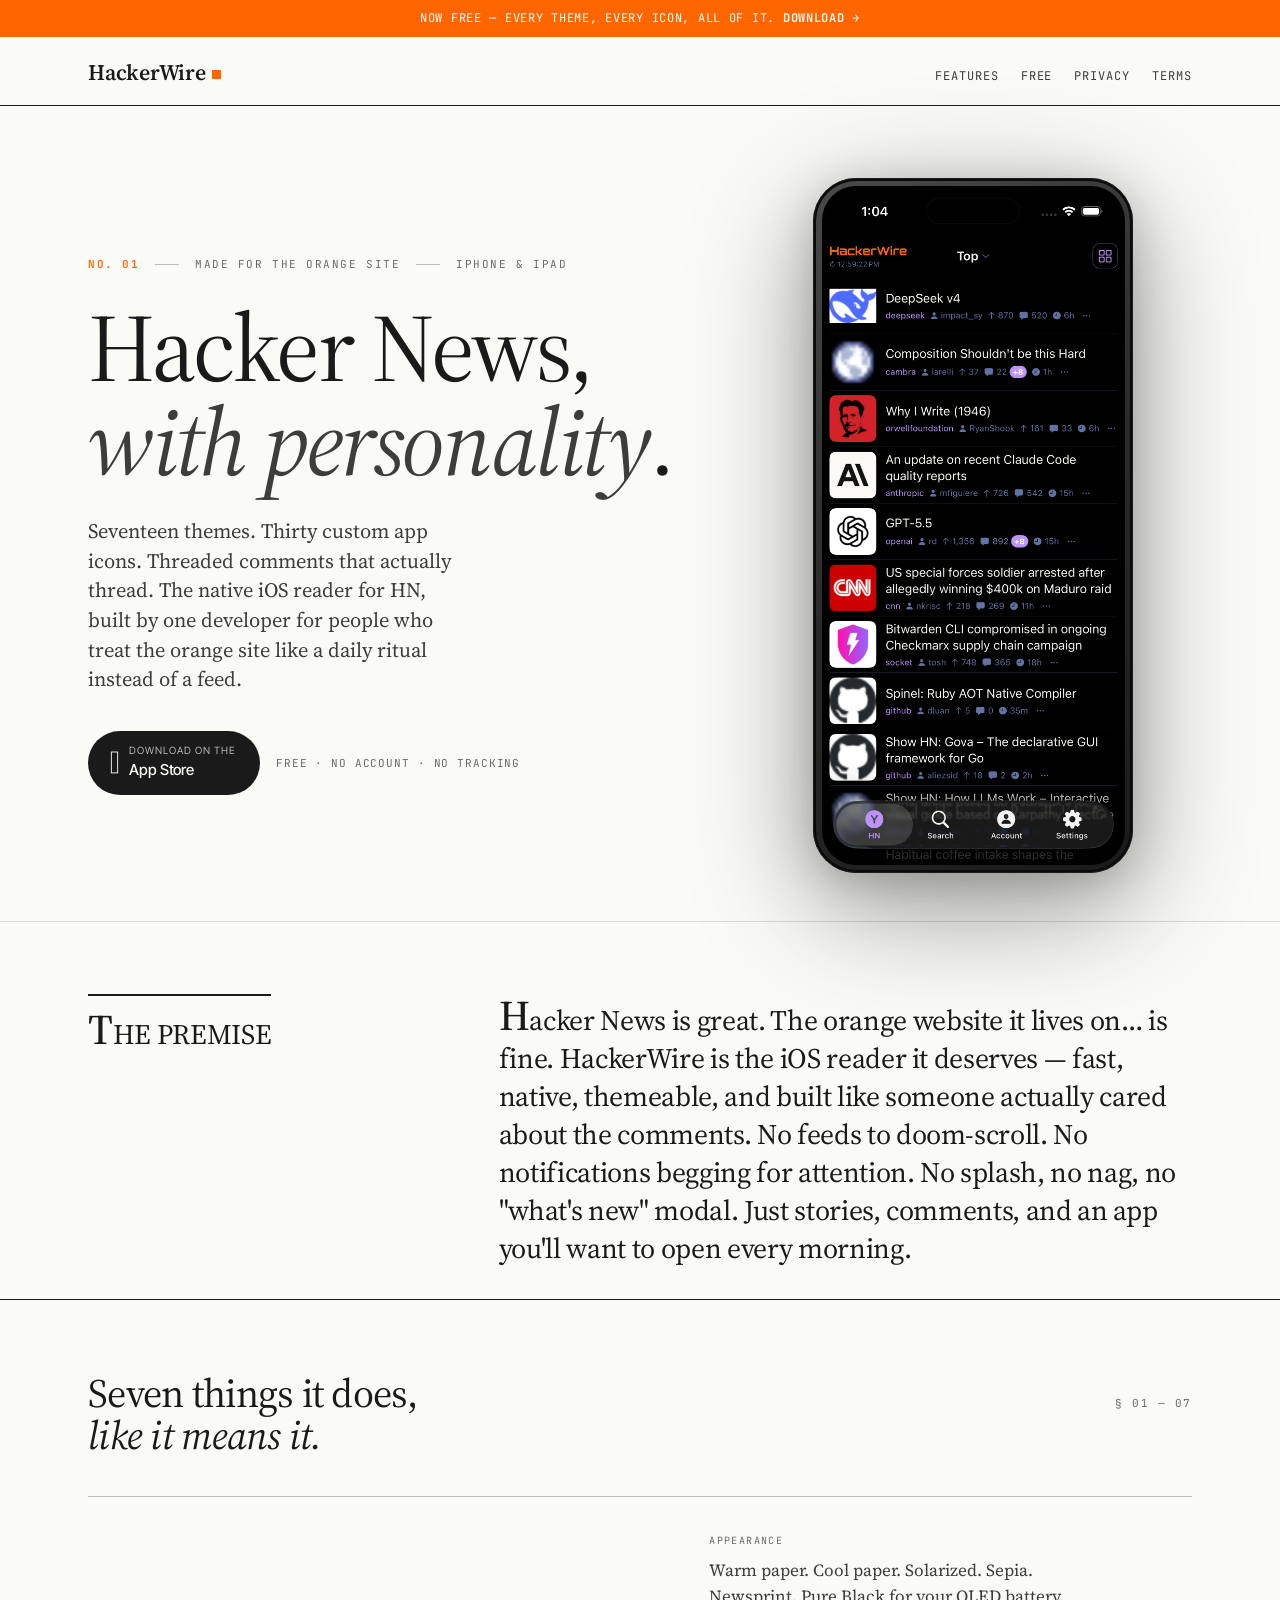
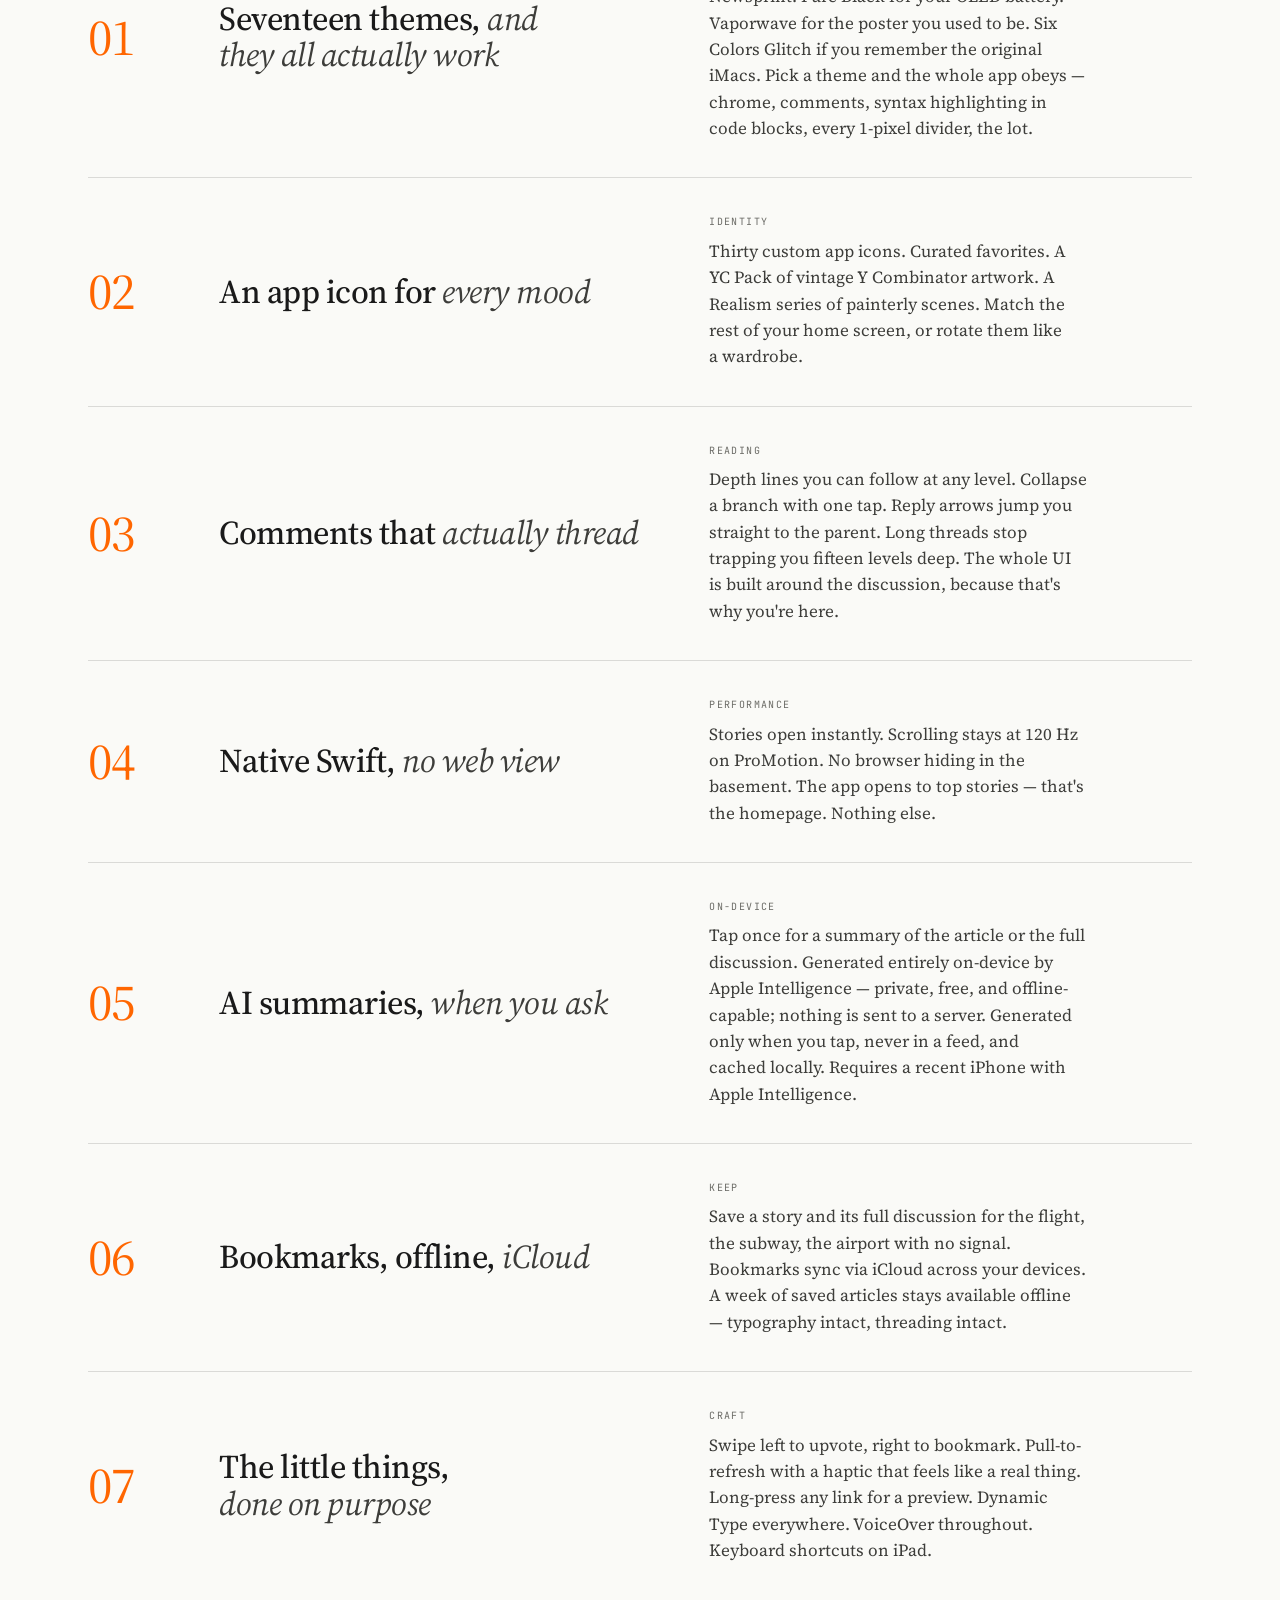
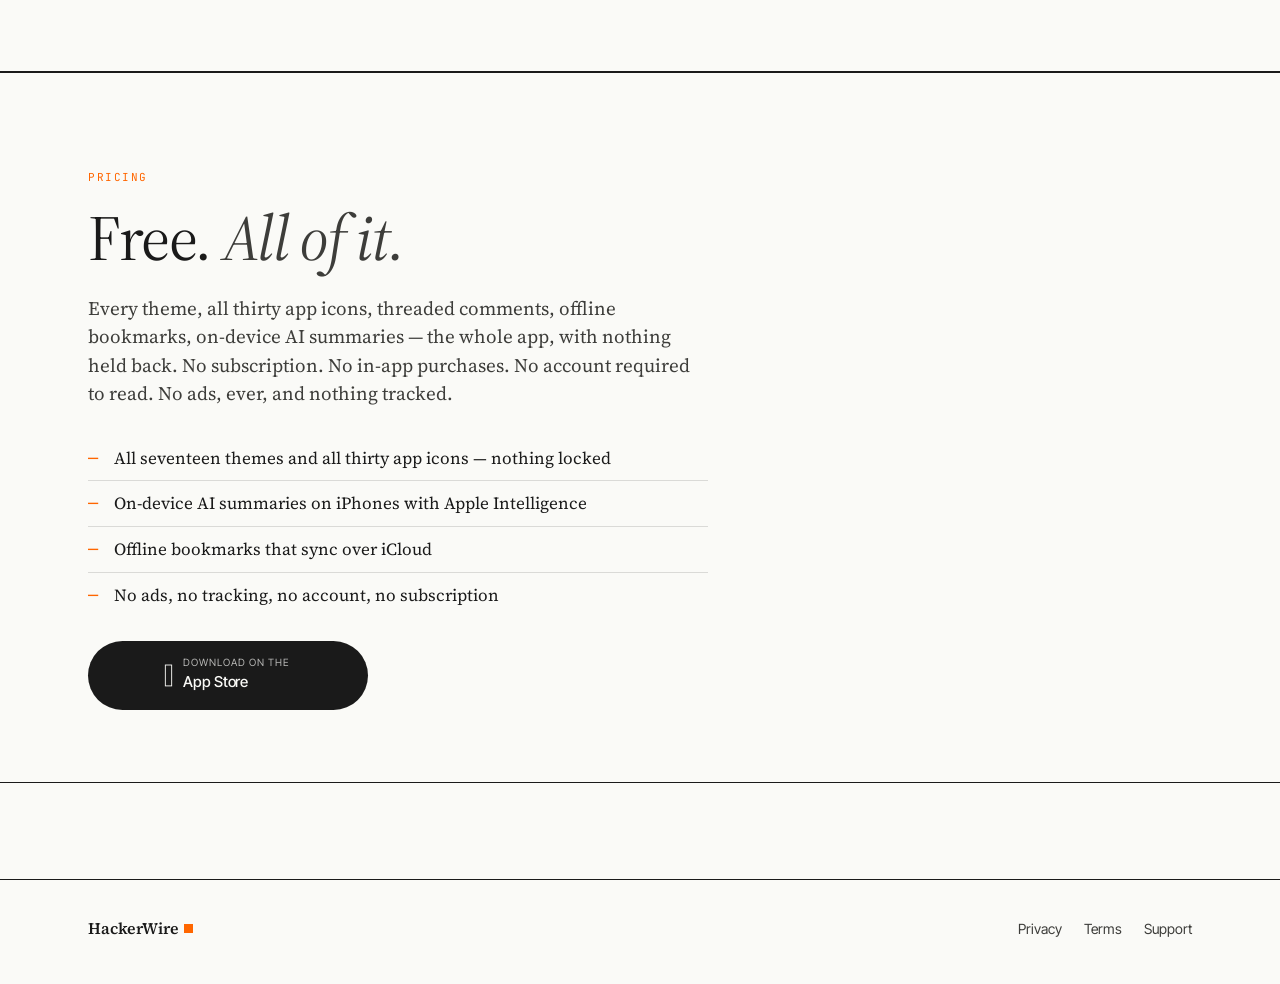
<file: index.html>
<!doctype html>
<html lang="en">
<head>
<meta charset="utf-8">
<meta name="viewport" content="width=device-width,initial-scale=1">
<title>HackerWire — Hacker News with personality</title>
<meta name="description" content="HackerWire is a native iOS reader for Hacker News with seventeen themes, thirty custom app icons, threaded comments that actually thread, and on-device AI summaries on tap.">
<meta name="theme-color" content="#fafaf7" media="(prefers-color-scheme: light)">
<meta name="theme-color" content="#0e0e0e" media="(prefers-color-scheme: dark)">
<link rel="icon" type="image/svg+xml" href="favicon.svg">
<link rel="preconnect" href="https://fonts.googleapis.com">
<link rel="preconnect" href="https://fonts.gstatic.com" crossorigin>
<link href="https://fonts.googleapis.com/css2?family=Source+Serif+4:ital,opsz,wght@0,8..60,300..700;1,8..60,300..700&family=Inter+Tight:wght@400;500;600&family=JetBrains+Mono:wght@400;500&display=swap" rel="stylesheet">
<link rel="stylesheet" href="styles.css">
</head>
<body>

<div class="now-free-bar">
  <a href="https://apps.apple.com/us/app/hackerwire/id6753936451">
    Now free — every theme, every icon, all of it. <strong>Download&nbsp;&rarr;</strong>
  </a>
</div>

<header class="masthead">
  <div class="container">
    <a class="wordmark" href="./">HackerWire<span class="dot" aria-hidden="true"></span></a>
    <nav class="mast-nav" aria-label="Primary">
      <a href="#features" class="hide-sm">Features</a>
      <a href="#free">Free</a>
      <a href="privacy/">Privacy</a>
      <a href="terms/" class="hide-sm">Terms</a>
    </nav>
  </div>
</header>

<main>

  <!-- HERO -->
  <section class="hero">
    <div class="container">
      <div class="hero-grid">
        <div>
          <div class="issue-line">
            <span class="num">No. 01</span>
            <span class="sep" aria-hidden="true"></span>
            <span>Made for the orange site</span>
            <span class="sep" aria-hidden="true"></span>
            <span>iPhone &amp; iPad</span>
          </div>
          <h1 class="headline">Hacker News, <em>with personality</em>.</h1>
          <p class="standfirst">Seventeen themes. Thirty custom app icons. Threaded comments that actually thread. The native iOS reader for HN, built by one developer for people who treat the orange site like a daily ritual instead of a feed.</p>
          <div class="cta-row">
            <a class="btn-app" href="https://apps.apple.com/us/app/hackerwire/id6753936451" aria-label="Download HackerWire on the App Store">
              <span class="glyph" aria-hidden="true">&#xf8ff;</span>
              <span>
                <small>Download on the</small>
                App Store
              </span>
            </a>
            <span class="cta-note">Free &middot; No account &middot; No tracking</span>
          </div>
        </div>
        <div aria-hidden="true">
          <div class="device">
            <div class="device-bezel">
              <div class="device-screen">
                <div class="device-island" aria-hidden="true"></div>
                <img src="assets/app-screenshot.png" alt="HackerWire on iPhone" loading="lazy">
              </div>
            </div>
          </div>
        </div>
      </div>
    </div>
  </section>

  <!-- INTRO -->
  <section class="intro">
    <div class="container">
      <div class="intro-grid">
        <div><p class="section-label">The premise</p></div>
        <p>Hacker News is great. The orange website it lives on… is fine. HackerWire is the iOS reader it deserves — fast, native, themeable, and built like someone actually cared about the comments. No feeds to doom-scroll. No notifications begging for attention. No splash, no nag, no "what's new" modal. Just stories, comments, and an app you'll want to open every morning.</p>
      </div>
    </div>
  </section>

  <!-- FEATURES -->
  <section class="features" id="features">
    <div class="container">
      <div class="features-head">
        <h2>Seven things it does, <em>like it means it.</em></h2>
        <span class="count">§ 01 — 07</span>
      </div>

      <article class="feature">
        <div class="num">01</div>
        <h3>Seventeen themes, <em>and they all actually work</em></h3>
        <p class="copy">
          <span class="kicker">Appearance</span>
          Warm paper. Cool paper. Solarized. Sepia. Newsprint. Pure Black for your OLED battery. Vaporwave for the poster you used to be. Six Colors Glitch if you remember the original iMacs. Pick a theme and the whole app obeys — chrome, comments, syntax highlighting in code blocks, every 1-pixel divider, the lot.
        </p>
      </article>

      <article class="feature">
        <div class="num">02</div>
        <h3>An app icon for <em>every mood</em></h3>
        <p class="copy">
          <span class="kicker">Identity</span>
          Thirty custom app icons. Curated favorites. A YC Pack of vintage Y Combinator artwork. A Realism series of painterly scenes. Match the rest of your home screen, or rotate them like a wardrobe.
        </p>
      </article>

      <article class="feature">
        <div class="num">03</div>
        <h3>Comments that <em>actually thread</em></h3>
        <p class="copy">
          <span class="kicker">Reading</span>
          Depth lines you can follow at any level. Collapse a branch with one tap. Reply arrows jump you straight to the parent. Long threads stop trapping you fifteen levels deep. The whole UI is built around the discussion, because that's why you're here.
        </p>
      </article>

      <article class="feature">
        <div class="num">04</div>
        <h3>Native Swift, <em>no web view</em></h3>
        <p class="copy">
          <span class="kicker">Performance</span>
          Stories open instantly. Scrolling stays at 120 Hz on ProMotion. No browser hiding in the basement. The app opens to top stories — that's the homepage. Nothing else.
        </p>
      </article>

      <article class="feature">
        <div class="num">05</div>
        <h3>AI summaries, <em>when you ask</em></h3>
        <p class="copy">
          <span class="kicker">On-device</span>
          Tap once for a summary of the article or the full discussion. Generated entirely on-device by Apple Intelligence — private, free, and offline-capable; nothing is sent to a server. Generated only when you tap, never in a feed, and cached locally. Requires a recent iPhone with Apple Intelligence.
        </p>
      </article>

      <article class="feature">
        <div class="num">06</div>
        <h3>Bookmarks, offline, <em>iCloud</em></h3>
        <p class="copy">
          <span class="kicker">Keep</span>
          Save a story and its full discussion for the flight, the subway, the airport with no signal. Bookmarks sync via iCloud across your devices. A week of saved articles stays available offline — typography intact, threading intact.
        </p>
      </article>

      <article class="feature">
        <div class="num">07</div>
        <h3>The little things, <em>done on purpose</em></h3>
        <p class="copy">
          <span class="kicker">Craft</span>
          Swipe left to upvote, right to bookmark. Pull-to-refresh with a haptic that feels like a real thing. Long-press any link for a preview. Dynamic Type everywhere. VoiceOver throughout. Keyboard shortcuts on iPad.
        </p>
      </article>
    </div>
  </section>

  <!-- FREE -->
  <section class="pro" id="free">
    <div class="container">
      <div class="pro-lede pro-lede--wide">
        <p class="eyebrow">Pricing</p>
        <h2>Free. <em>All of it.</em></h2>
        <p>Every theme, all thirty app icons, threaded comments, offline bookmarks, on-device AI summaries — the whole app, with nothing held back. No subscription. No in-app purchases. No account required to read. No ads, ever, and nothing tracked.</p>
        <ul class="benefits">
          <li>All seventeen themes and all thirty app icons — nothing locked</li>
          <li>On-device AI summaries on iPhones with Apple Intelligence</li>
          <li>Offline bookmarks that sync over iCloud</li>
          <li>No ads, no tracking, no account, no subscription</li>
        </ul>
        <a class="btn-app" href="https://apps.apple.com/us/app/hackerwire/id6753936451">
          <span class="glyph" aria-hidden="true">&#xf8ff;</span>
          <span><small>Download on the</small>App Store</span>
        </a>
      </div>
    </div>
  </section>

</main>

<footer class="colophon-foot">
  <div class="container">
    <a class="foot-mark wordmark" href="./">HackerWire<span class="dot" aria-hidden="true"></span></a>
    <nav class="foot-nav" aria-label="Footer">
      <a href="privacy/">Privacy</a>
      <a href="terms/">Terms</a>
      <a href="support/">Support</a>
    </nav>
  </div>
</footer>

</body>
</html>
</file>
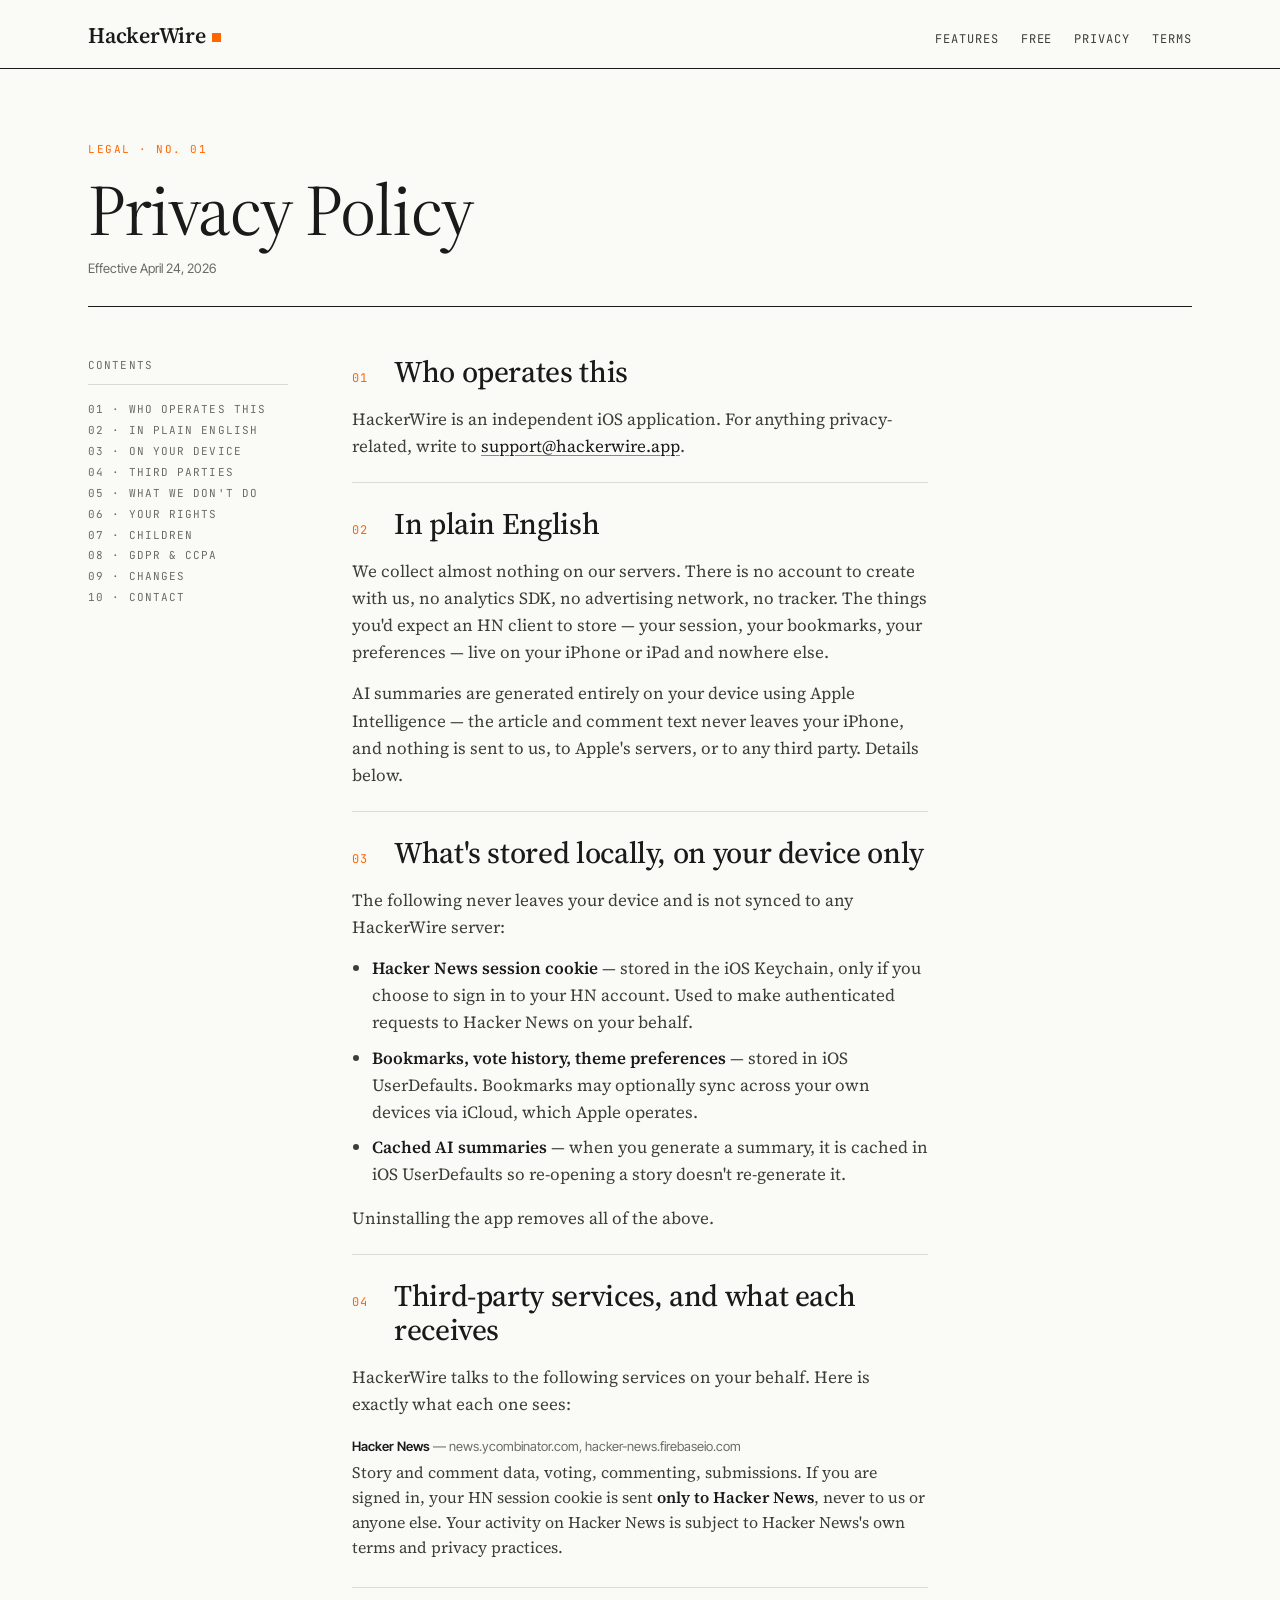
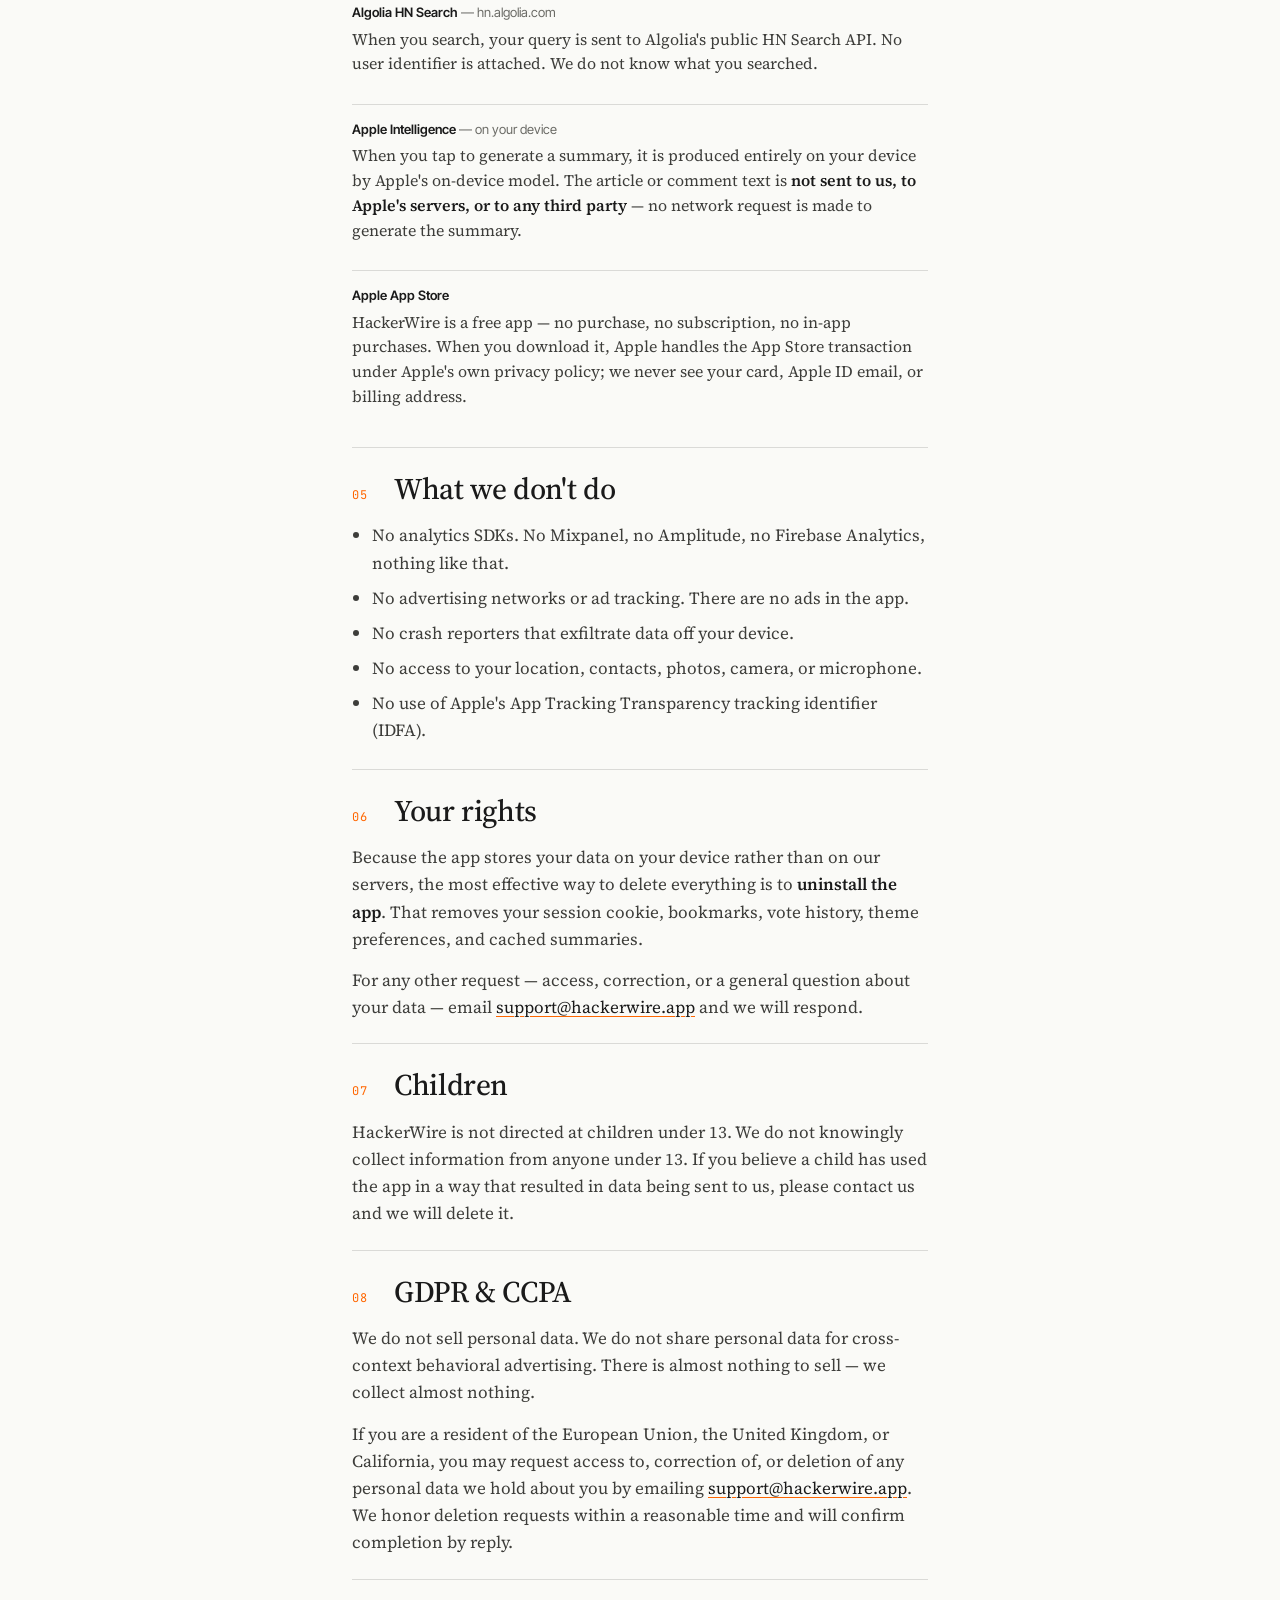
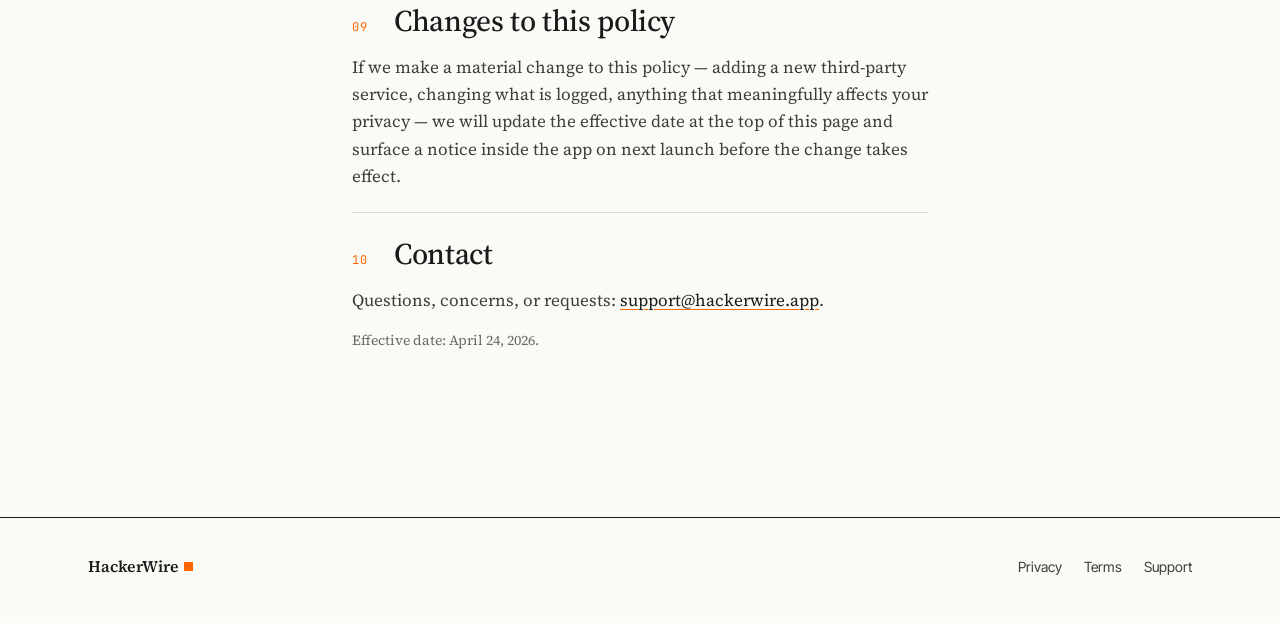
<file: privacy/index.html>
<!doctype html>
<html lang="en">
<head>
<meta charset="utf-8">
<meta name="viewport" content="width=device-width,initial-scale=1">
<title>Privacy Policy — HackerWire</title>
<meta name="description" content="HackerWire privacy policy. We collect almost nothing on our servers. Everything you'd expect to be local, is local.">
<meta name="theme-color" content="#fafaf7" media="(prefers-color-scheme: light)">
<meta name="theme-color" content="#0e0e0e" media="(prefers-color-scheme: dark)">
<link rel="icon" type="image/svg+xml" href="../favicon.svg">
<link rel="preconnect" href="https://fonts.googleapis.com">
<link rel="preconnect" href="https://fonts.gstatic.com" crossorigin>
<link href="https://fonts.googleapis.com/css2?family=Source+Serif+4:ital,opsz,wght@0,8..60,300..700;1,8..60,300..700&family=Inter+Tight:wght@400;500;600&family=JetBrains+Mono:wght@400;500&display=swap" rel="stylesheet">
<link rel="stylesheet" href="../styles.css">
</head>
<body>

<header class="masthead">
  <div class="container">
    <a class="wordmark" href="../">HackerWire<span class="dot" aria-hidden="true"></span></a>
    <nav class="mast-nav" aria-label="Primary">
      <a href="../#features" class="hide-sm">Features</a>
      <a href="../#free">Free</a>
      <a href="../privacy/" aria-current="page">Privacy</a>
      <a href="../terms/" class="hide-sm">Terms</a>
    </nav>
  </div>
</header>

<main class="legal">
  <div class="container">

    <header class="legal-header">
      <p class="kicker">Legal · No. 01</p>
      <h1>Privacy Policy</h1>
      <p class="effective">Effective April 24, 2026</p>
    </header>

    <div class="legal-body">
      <aside class="toc" aria-label="Contents">
        <span class="toc-label">Contents</span>
        <a href="#who">01 · Who operates this</a>
        <a href="#summary">02 · In plain English</a>
        <a href="#local">03 · On your device</a>
        <a href="#third">04 · Third parties</a>
        <a href="#no">05 · What we don't do</a>
        <a href="#rights">06 · Your rights</a>
        <a href="#coppa">07 · Children</a>
        <a href="#gdpr">08 · GDPR &amp; CCPA</a>
        <a href="#changes">09 · Changes</a>
        <a href="#contact">10 · Contact</a>
      </aside>

      <article>

        <section id="who">
          <h2><span class="n">01</span>Who operates this</h2>
          <p>HackerWire is an independent iOS application. For anything privacy-related, write to <a href="mailto:support@hackerwire.app">support@hackerwire.app</a>.</p>
        </section>

        <section id="summary">
          <h2><span class="n">02</span>In plain English</h2>
          <p>We collect almost nothing on our servers. There is no account to create with us, no analytics SDK, no advertising network, no tracker. The things you'd expect an HN client to store — your session, your bookmarks, your preferences — live on your iPhone or iPad and nowhere else.</p>
          <p>AI summaries are generated entirely on your device using Apple Intelligence — the article and comment text never leaves your iPhone, and nothing is sent to us, to Apple's servers, or to any third party. Details below.</p>
        </section>

        <section id="local">
          <h2><span class="n">03</span>What's stored locally, on your device only</h2>
          <p>The following never leaves your device and is not synced to any HackerWire server:</p>
          <ul>
            <li><strong>Hacker News session cookie</strong> — stored in the iOS Keychain, only if you choose to sign in to your HN account. Used to make authenticated requests to Hacker News on your behalf.</li>
            <li><strong>Bookmarks, vote history, theme preferences</strong> — stored in iOS UserDefaults. Bookmarks may optionally sync across your own devices via iCloud, which Apple operates.</li>
            <li><strong>Cached AI summaries</strong> — when you generate a summary, it is cached in iOS UserDefaults so re-opening a story doesn't re-generate it.</li>
          </ul>
          <p>Uninstalling the app removes all of the above.</p>
        </section>

        <section id="third">
          <h2><span class="n">04</span>Third-party services, and what each receives</h2>
          <p>HackerWire talks to the following services on your behalf. Here is exactly what each one sees:</p>

          <dl>
            <div class="row">
              <dt>Hacker News <span style="color:var(--ink-mute);font-weight:400;">— news.ycombinator.com, hacker-news.firebaseio.com</span></dt>
              <dd>Story and comment data, voting, commenting, submissions. If you are signed in, your HN session cookie is sent <strong>only to Hacker News</strong>, never to us or anyone else. Your activity on Hacker News is subject to Hacker News's own terms and privacy practices.</dd>
            </div>
            <div class="row">
              <dt>Algolia HN Search <span style="color:var(--ink-mute);font-weight:400;">— hn.algolia.com</span></dt>
              <dd>When you search, your query is sent to Algolia's public HN Search API. No user identifier is attached. We do not know what you searched.</dd>
            </div>
            <div class="row">
              <dt>Apple Intelligence <span style="color:var(--ink-mute);font-weight:400;">— on your device</span></dt>
              <dd>When you tap to generate a summary, it is produced entirely on your device by Apple's on-device model. The article or comment text is <strong>not sent to us, to Apple's servers, or to any third party</strong> — no network request is made to generate the summary.</dd>
            </div>
            <div class="row">
              <dt>Apple App Store</dt>
              <dd>HackerWire is a free app — no purchase, no subscription, no in-app purchases. When you download it, Apple handles the App Store transaction under Apple's own privacy policy; we never see your card, Apple ID email, or billing address.</dd>
            </div>
          </dl>
        </section>

        <section id="no">
          <h2><span class="n">05</span>What we don't do</h2>
          <ul>
            <li>No analytics SDKs. No Mixpanel, no Amplitude, no Firebase Analytics, nothing like that.</li>
            <li>No advertising networks or ad tracking. There are no ads in the app.</li>
            <li>No crash reporters that exfiltrate data off your device.</li>
            <li>No access to your location, contacts, photos, camera, or microphone.</li>
            <li>No use of Apple's App Tracking Transparency tracking identifier (IDFA).</li>
          </ul>
        </section>

        <section id="rights">
          <h2><span class="n">06</span>Your rights</h2>
          <p>Because the app stores your data on your device rather than on our servers, the most effective way to delete everything is to <strong>uninstall the app</strong>. That removes your session cookie, bookmarks, vote history, theme preferences, and cached summaries.</p>
          <p>For any other request — access, correction, or a general question about your data — email <a href="mailto:support@hackerwire.app">support@hackerwire.app</a> and we will respond.</p>
        </section>

        <section id="coppa">
          <h2><span class="n">07</span>Children</h2>
          <p>HackerWire is not directed at children under 13. We do not knowingly collect information from anyone under 13. If you believe a child has used the app in a way that resulted in data being sent to us, please contact us and we will delete it.</p>
        </section>

        <section id="gdpr">
          <h2><span class="n">08</span>GDPR &amp; CCPA</h2>
          <p>We do not sell personal data. We do not share personal data for cross-context behavioral advertising. There is almost nothing to sell — we collect almost nothing.</p>
          <p>If you are a resident of the European Union, the United Kingdom, or California, you may request access to, correction of, or deletion of any personal data we hold about you by emailing <a href="mailto:support@hackerwire.app">support@hackerwire.app</a>. We honor deletion requests within a reasonable time and will confirm completion by reply.</p>
        </section>

        <section id="changes">
          <h2><span class="n">09</span>Changes to this policy</h2>
          <p>If we make a material change to this policy — adding a new third-party service, changing what is logged, anything that meaningfully affects your privacy — we will update the effective date at the top of this page and surface a notice inside the app on next launch before the change takes effect.</p>
        </section>

        <section id="contact">
          <h2><span class="n">10</span>Contact</h2>
          <p>Questions, concerns, or requests: <a href="mailto:support@hackerwire.app">support@hackerwire.app</a>.</p>
          <p style="color:var(--ink-mute);font-size:14px;">Effective date: April 24, 2026.</p>
        </section>

      </article>
    </div>

  </div>
</main>

<footer class="colophon-foot">
  <div class="container">
    <a class="foot-mark wordmark" href="../">HackerWire<span class="dot" aria-hidden="true"></span></a>
    <nav class="foot-nav" aria-label="Footer">
      <a href="../privacy/">Privacy</a>
      <a href="../terms/">Terms</a>
      <a href="../support/">Support</a>
    </nav>
  </div>
</footer>

</body>
</html>
</file>
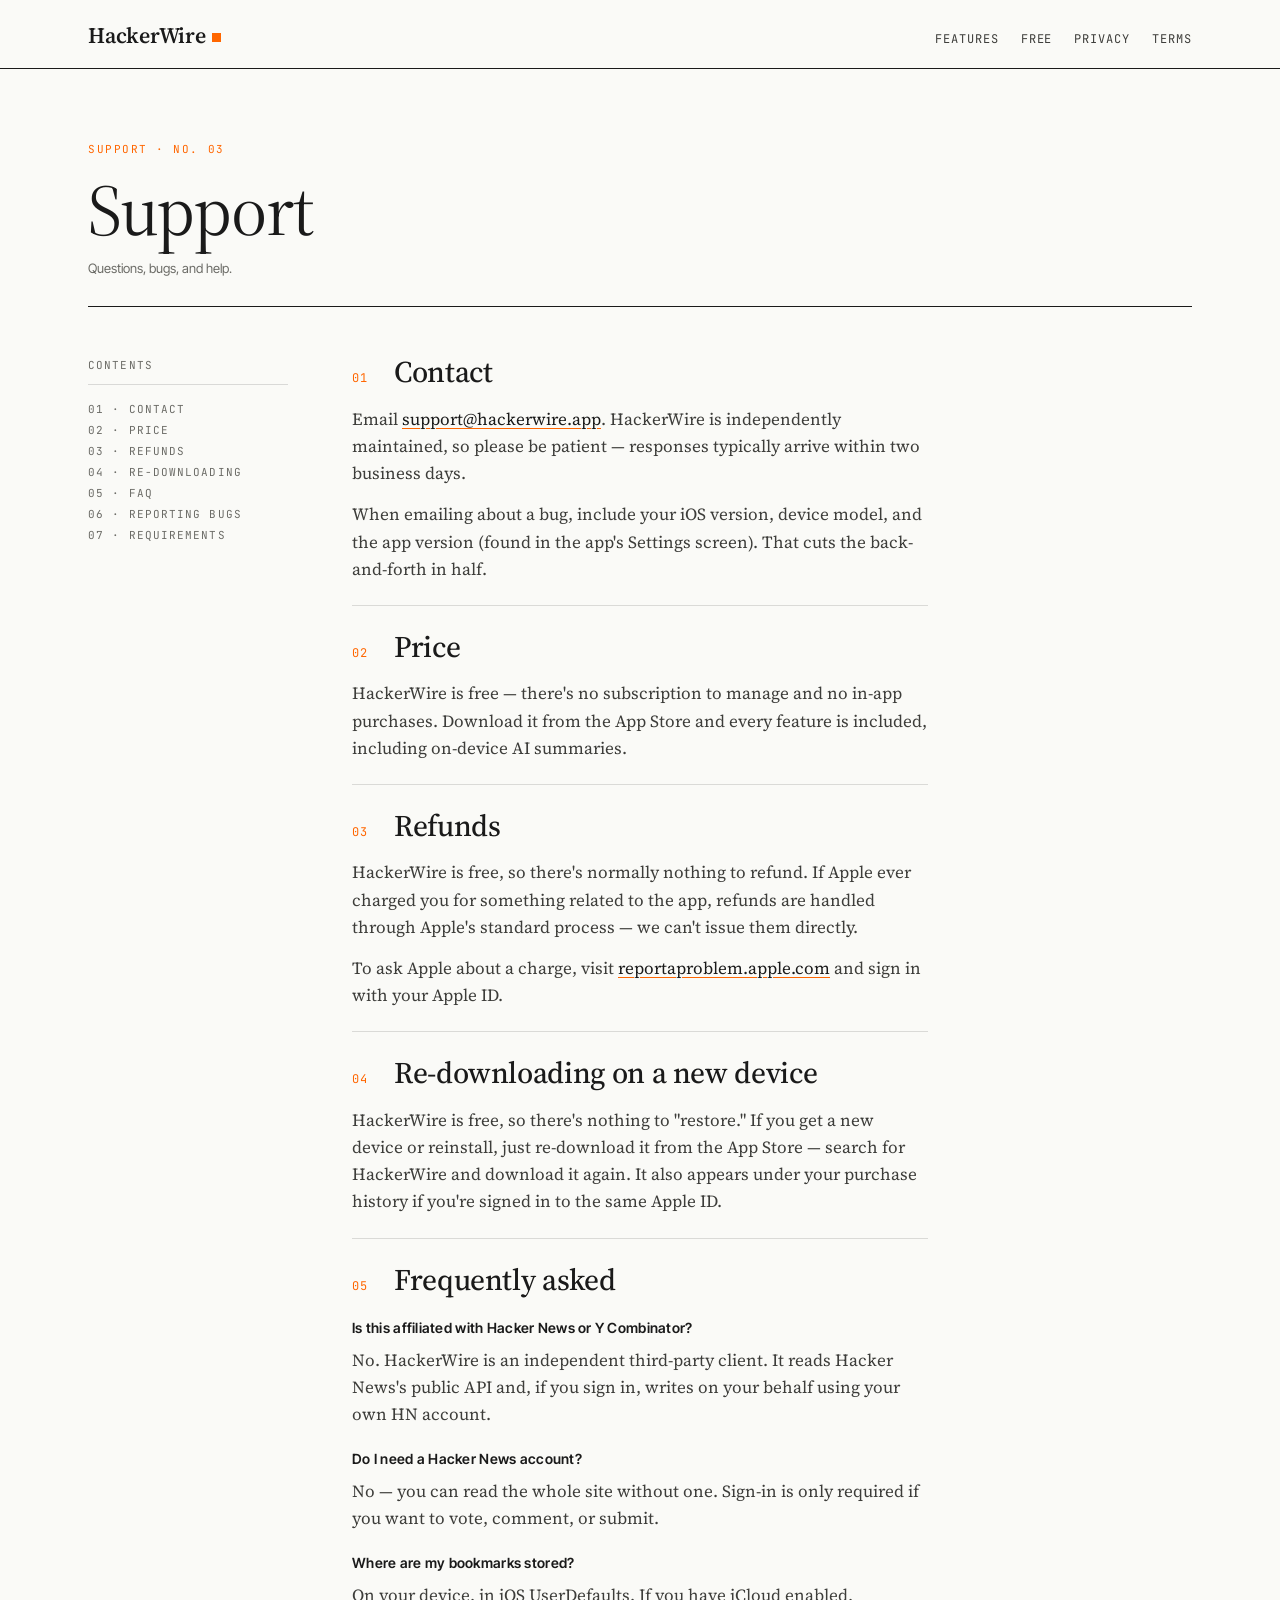
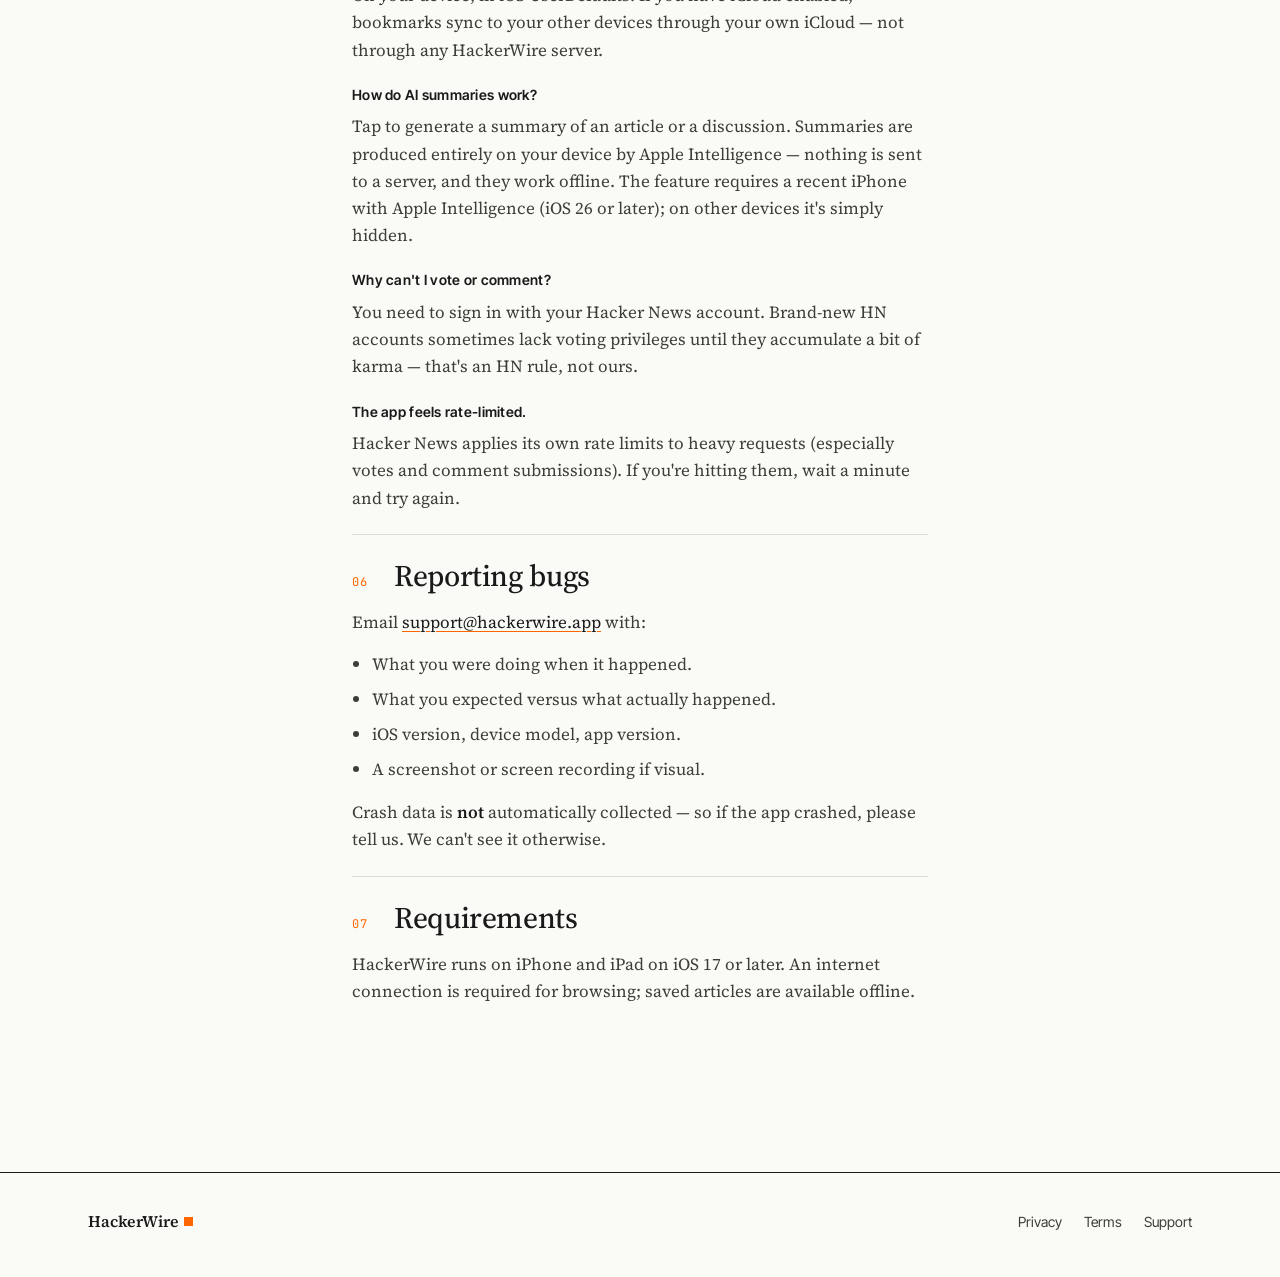
<file: support/index.html>
<!doctype html>
<html lang="en">
<head>
<meta charset="utf-8">
<meta name="viewport" content="width=device-width,initial-scale=1">
<title>Support — HackerWire</title>
<meta name="description" content="HackerWire support. Contact, FAQ, refunds, and app requirements.">
<meta name="theme-color" content="#fafaf7" media="(prefers-color-scheme: light)">
<meta name="theme-color" content="#0e0e0e" media="(prefers-color-scheme: dark)">
<link rel="icon" type="image/svg+xml" href="../favicon.svg">
<link rel="preconnect" href="https://fonts.googleapis.com">
<link rel="preconnect" href="https://fonts.gstatic.com" crossorigin>
<link href="https://fonts.googleapis.com/css2?family=Source+Serif+4:ital,opsz,wght@0,8..60,300..700;1,8..60,300..700&family=Inter+Tight:wght@400;500;600&family=JetBrains+Mono:wght@400;500&display=swap" rel="stylesheet">
<link rel="stylesheet" href="../styles.css">
</head>
<body>

<header class="masthead">
  <div class="container">
    <a class="wordmark" href="../">HackerWire<span class="dot" aria-hidden="true"></span></a>
    <nav class="mast-nav" aria-label="Primary">
      <a href="../#features" class="hide-sm">Features</a>
      <a href="../#free">Free</a>
      <a href="../privacy/">Privacy</a>
      <a href="../terms/" class="hide-sm">Terms</a>
    </nav>
  </div>
</header>

<main class="legal">
  <div class="container">

    <header class="legal-header">
      <p class="kicker">Support · No. 03</p>
      <h1>Support</h1>
      <p class="effective">Questions, bugs, and help.</p>
    </header>

    <div class="legal-body">
      <aside class="toc" aria-label="Contents">
        <span class="toc-label">Contents</span>
        <a href="#contact">01 · Contact</a>
        <a href="#subs">02 · Price</a>
        <a href="#refunds">03 · Refunds</a>
        <a href="#restore">04 · Re-downloading</a>
        <a href="#faq">05 · FAQ</a>
        <a href="#bugs">06 · Reporting bugs</a>
        <a href="#requirements">07 · Requirements</a>
      </aside>

      <article>

        <section id="contact">
          <h2><span class="n">01</span>Contact</h2>
          <p>Email <a href="mailto:support@hackerwire.app">support@hackerwire.app</a>. HackerWire is independently maintained, so please be patient — responses typically arrive within two business days.</p>
          <p>When emailing about a bug, include your iOS version, device model, and the app version (found in the app's Settings screen). That cuts the back-and-forth in half.</p>
        </section>

        <section id="subs">
          <h2><span class="n">02</span>Price</h2>
          <p>HackerWire is free — there's no subscription to manage and no in-app purchases. Download it from the App Store and every feature is included, including on-device AI summaries.</p>
        </section>

        <section id="refunds">
          <h2><span class="n">03</span>Refunds</h2>
          <p>HackerWire is free, so there's normally nothing to refund. If Apple ever charged you for something related to the app, refunds are handled through Apple's standard process — we can't issue them directly.</p>
          <p>To ask Apple about a charge, visit <a href="https://reportaproblem.apple.com">reportaproblem.apple.com</a> and sign in with your Apple ID.</p>
        </section>

        <section id="restore">
          <h2><span class="n">04</span>Re-downloading on a new device</h2>
          <p>HackerWire is free, so there's nothing to "restore." If you get a new device or reinstall, just re-download it from the App Store — search for HackerWire and download it again. It also appears under your purchase history if you're signed in to the same Apple ID.</p>
        </section>

        <section id="faq">
          <h2><span class="n">05</span>Frequently asked</h2>

          <h3>Is this affiliated with Hacker News or Y Combinator?</h3>
          <p>No. HackerWire is an independent third-party client. It reads Hacker News's public API and, if you sign in, writes on your behalf using your own HN account.</p>

          <h3>Do I need a Hacker News account?</h3>
          <p>No — you can read the whole site without one. Sign-in is only required if you want to vote, comment, or submit.</p>

          <h3>Where are my bookmarks stored?</h3>
          <p>On your device, in iOS UserDefaults. If you have iCloud enabled, bookmarks sync to your other devices through your own iCloud — not through any HackerWire server.</p>

          <h3>How do AI summaries work?</h3>
          <p>Tap to generate a summary of an article or a discussion. Summaries are produced entirely on your device by Apple Intelligence — nothing is sent to a server, and they work offline. The feature requires a recent iPhone with Apple Intelligence (iOS 26 or later); on other devices it's simply hidden.</p>

          <h3>Why can't I vote or comment?</h3>
          <p>You need to sign in with your Hacker News account. Brand-new HN accounts sometimes lack voting privileges until they accumulate a bit of karma — that's an HN rule, not ours.</p>

          <h3>The app feels rate-limited.</h3>
          <p>Hacker News applies its own rate limits to heavy requests (especially votes and comment submissions). If you're hitting them, wait a minute and try again.</p>
        </section>

        <section id="bugs">
          <h2><span class="n">06</span>Reporting bugs</h2>
          <p>Email <a href="mailto:support@hackerwire.app?subject=HackerWire%20bug%20report">support@hackerwire.app</a> with:</p>
          <ul>
            <li>What you were doing when it happened.</li>
            <li>What you expected versus what actually happened.</li>
            <li>iOS version, device model, app version.</li>
            <li>A screenshot or screen recording if visual.</li>
          </ul>
          <p>Crash data is <strong>not</strong> automatically collected — so if the app crashed, please tell us. We can't see it otherwise.</p>
        </section>

        <section id="requirements">
          <h2><span class="n">07</span>Requirements</h2>
          <p>HackerWire runs on iPhone and iPad on iOS 17 or later. An internet connection is required for browsing; saved articles are available offline.</p>
        </section>

      </article>
    </div>

  </div>
</main>

<footer class="colophon-foot">
  <div class="container">
    <a class="foot-mark wordmark" href="../">HackerWire<span class="dot" aria-hidden="true"></span></a>
    <nav class="foot-nav" aria-label="Footer">
      <a href="../privacy/">Privacy</a>
      <a href="../terms/">Terms</a>
      <a href="../support/">Support</a>
    </nav>
  </div>
</footer>

</body>
</html>
</file>
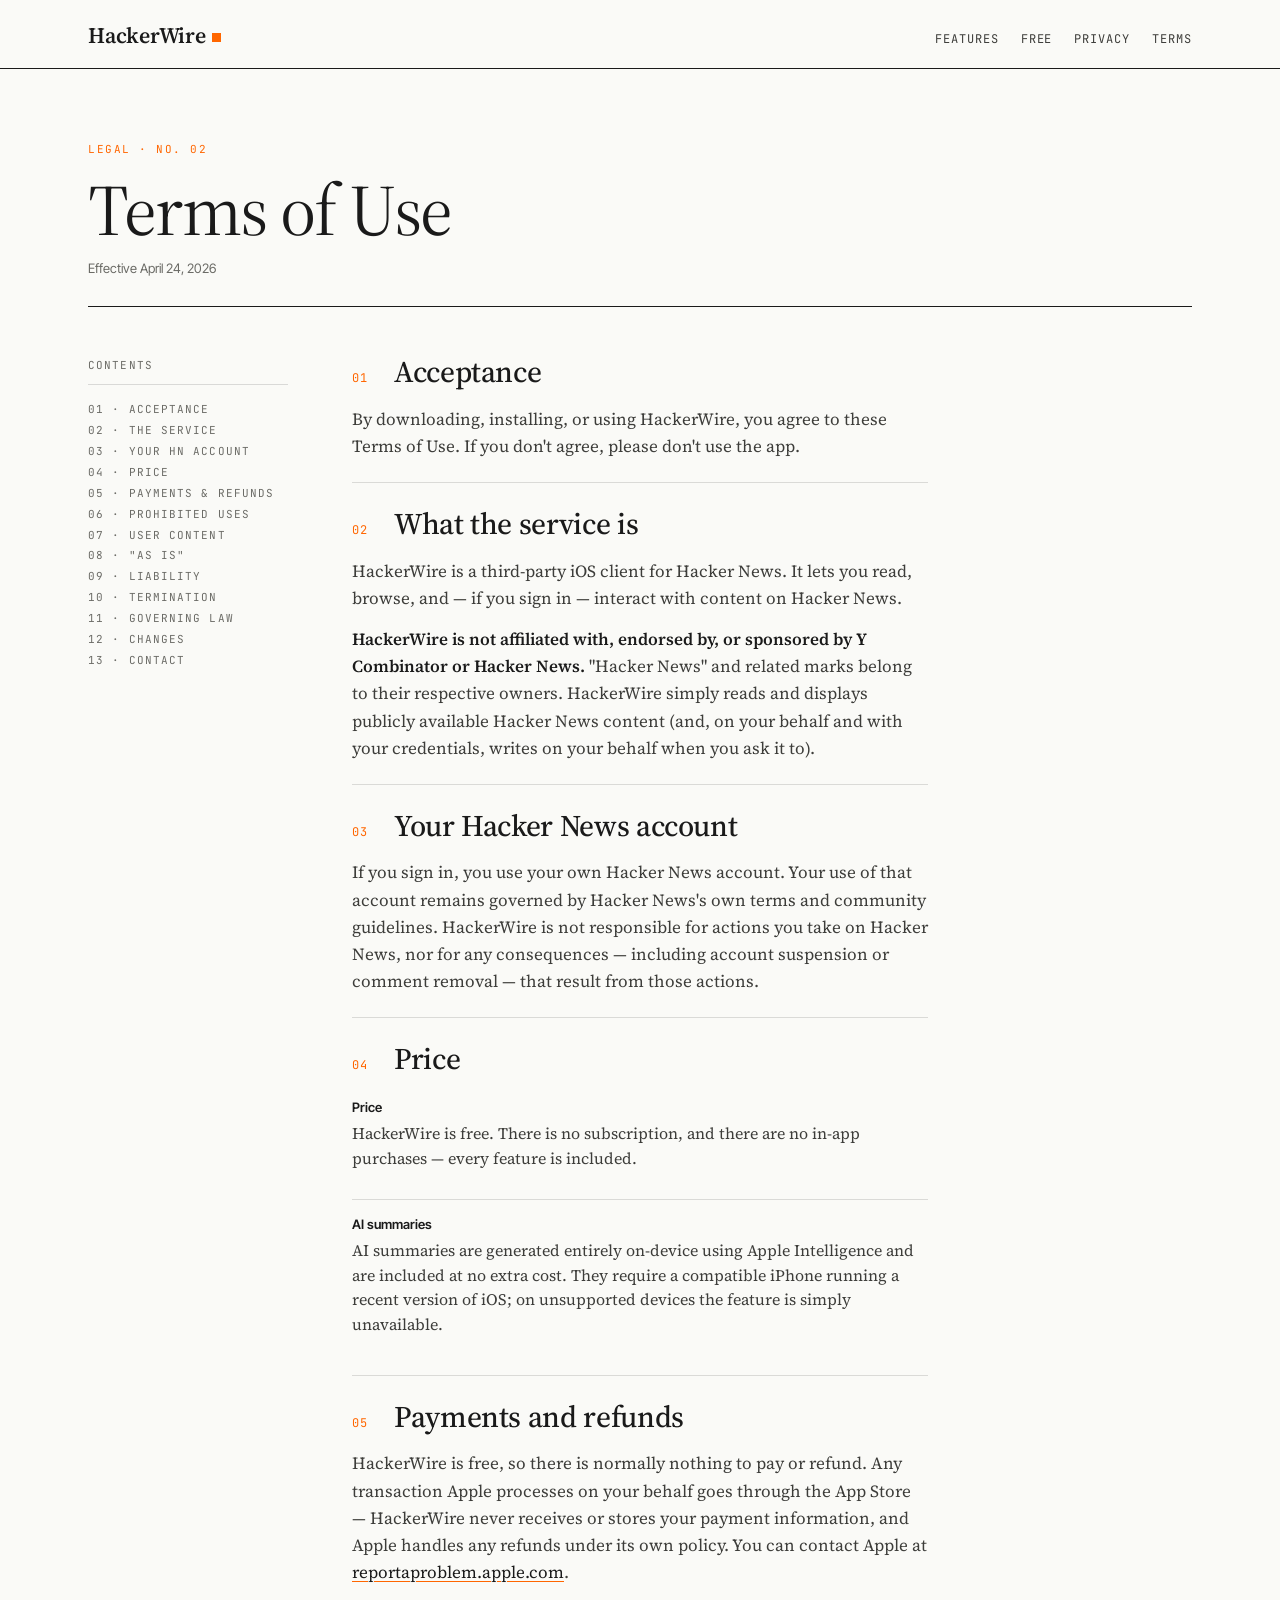
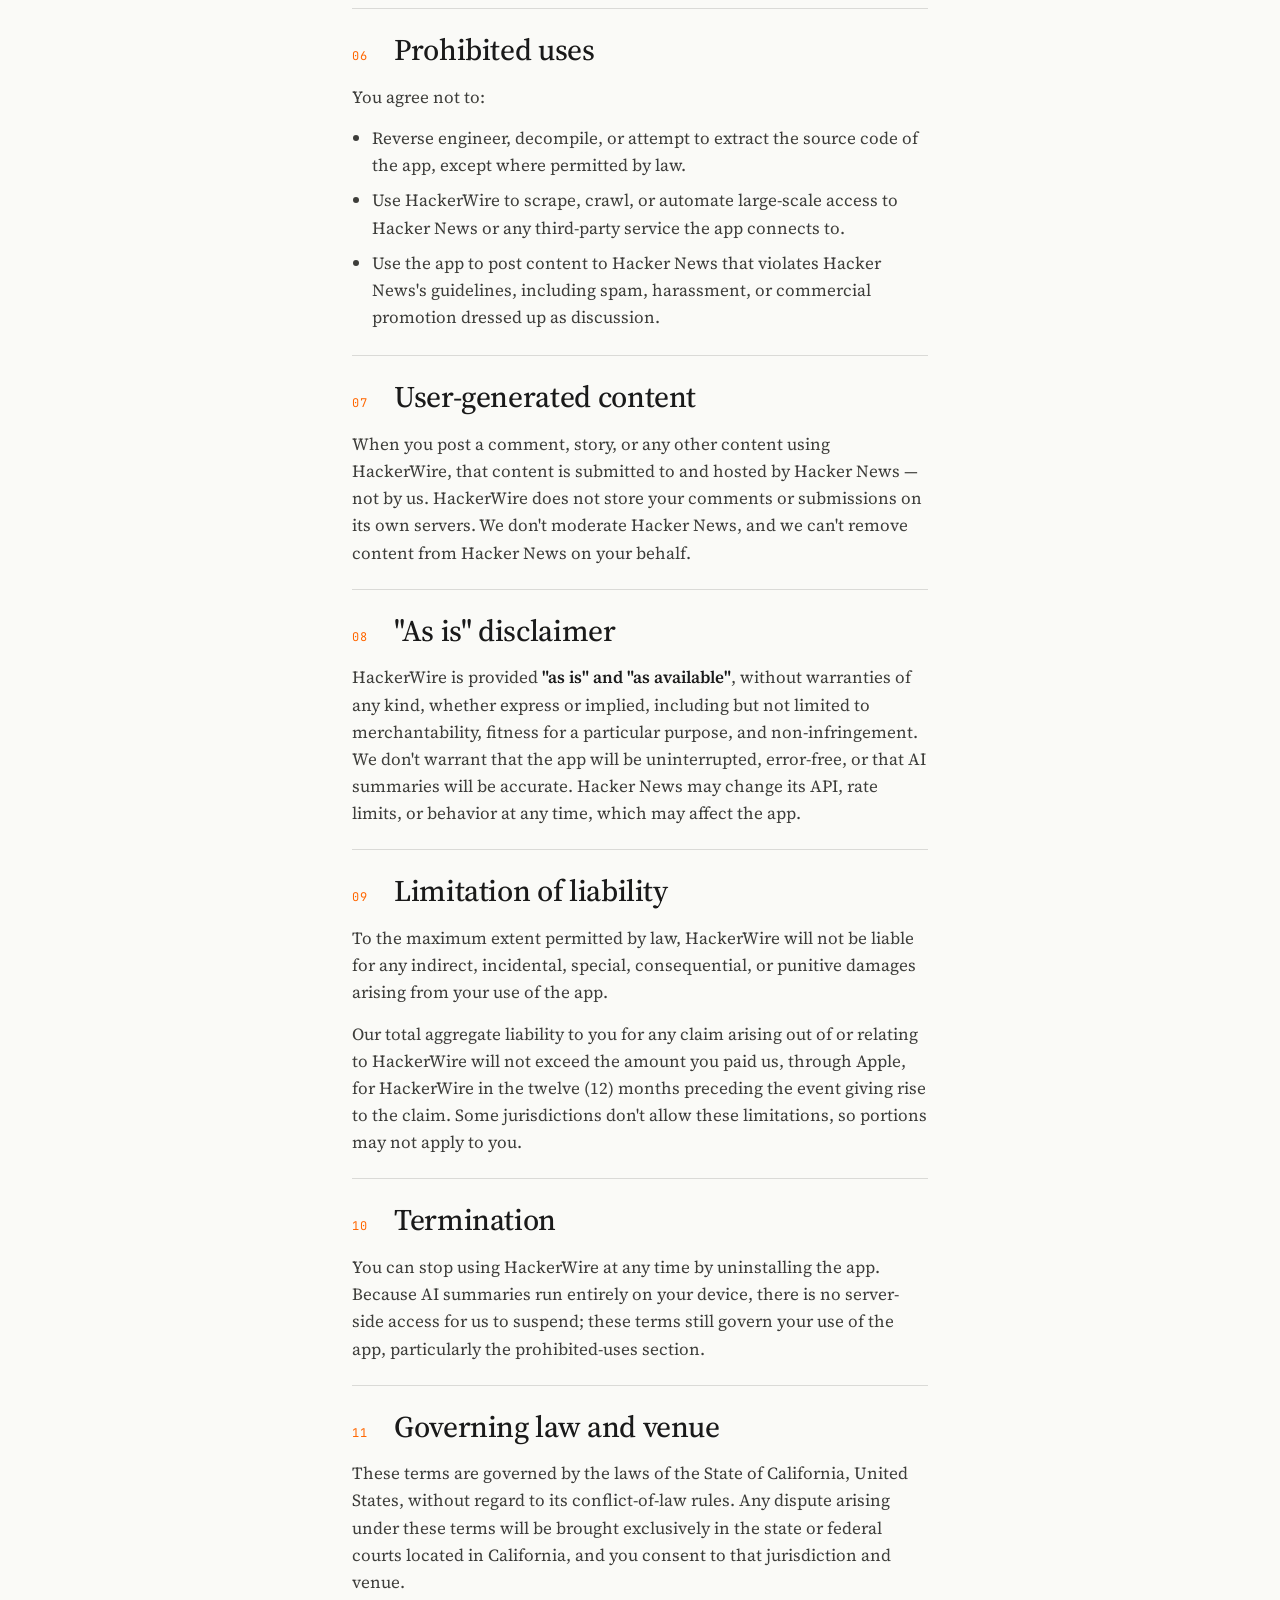
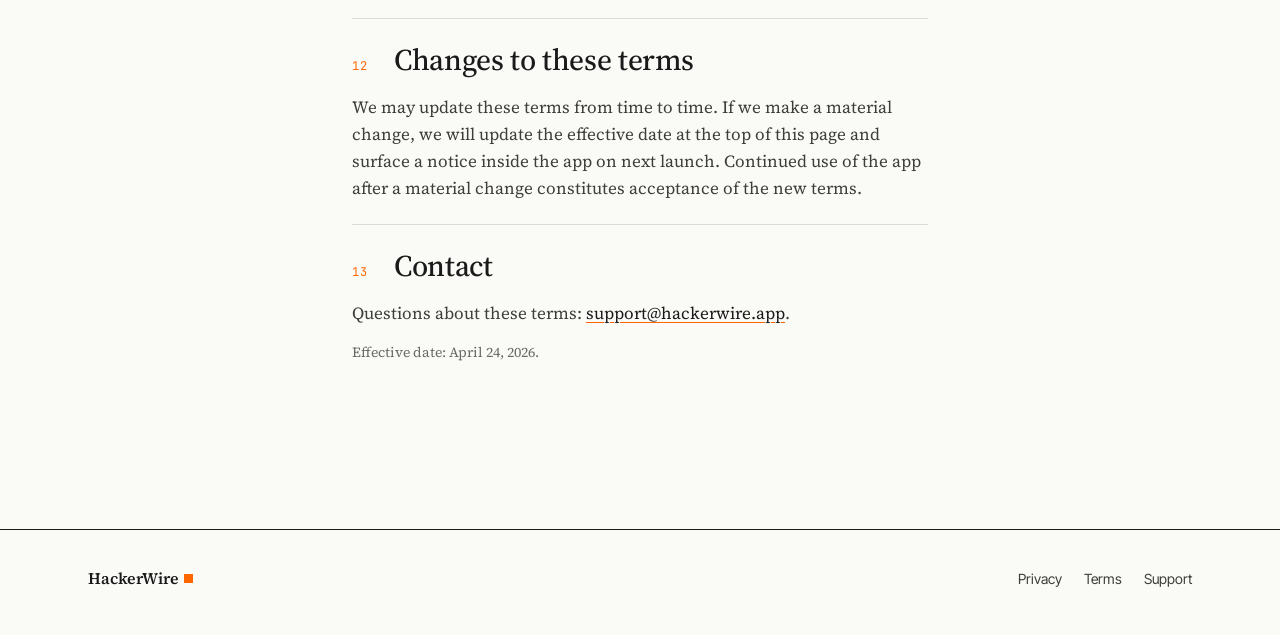
<file: terms/index.html>
<!doctype html>
<html lang="en">
<head>
<meta charset="utf-8">
<meta name="viewport" content="width=device-width,initial-scale=1">
<title>Terms of Use — HackerWire</title>
<meta name="description" content="HackerWire terms of use. Third-party Hacker News client. Purchase terms, prohibited uses, governing law.">
<meta name="theme-color" content="#fafaf7" media="(prefers-color-scheme: light)">
<meta name="theme-color" content="#0e0e0e" media="(prefers-color-scheme: dark)">
<link rel="icon" type="image/svg+xml" href="../favicon.svg">
<link rel="preconnect" href="https://fonts.googleapis.com">
<link rel="preconnect" href="https://fonts.gstatic.com" crossorigin>
<link href="https://fonts.googleapis.com/css2?family=Source+Serif+4:ital,opsz,wght@0,8..60,300..700;1,8..60,300..700&family=Inter+Tight:wght@400;500;600&family=JetBrains+Mono:wght@400;500&display=swap" rel="stylesheet">
<link rel="stylesheet" href="../styles.css">
</head>
<body>

<header class="masthead">
  <div class="container">
    <a class="wordmark" href="../">HackerWire<span class="dot" aria-hidden="true"></span></a>
    <nav class="mast-nav" aria-label="Primary">
      <a href="../#features" class="hide-sm">Features</a>
      <a href="../#free">Free</a>
      <a href="../privacy/">Privacy</a>
      <a href="../terms/" aria-current="page">Terms</a>
    </nav>
  </div>
</header>

<main class="legal">
  <div class="container">

    <header class="legal-header">
      <p class="kicker">Legal · No. 02</p>
      <h1>Terms of Use</h1>
      <p class="effective">Effective April 24, 2026</p>
    </header>

    <div class="legal-body">
      <aside class="toc" aria-label="Contents">
        <span class="toc-label">Contents</span>
        <a href="#accept">01 · Acceptance</a>
        <a href="#what">02 · The service</a>
        <a href="#hn">03 · Your HN account</a>
        <a href="#sub">04 · Price</a>
        <a href="#apple">05 · Payments &amp; refunds</a>
        <a href="#prohibited">06 · Prohibited uses</a>
        <a href="#ugc">07 · User content</a>
        <a href="#asis">08 · "As is"</a>
        <a href="#liability">09 · Liability</a>
        <a href="#term">10 · Termination</a>
        <a href="#law">11 · Governing law</a>
        <a href="#changes">12 · Changes</a>
        <a href="#contact">13 · Contact</a>
      </aside>

      <article>

        <section id="accept">
          <h2><span class="n">01</span>Acceptance</h2>
          <p>By downloading, installing, or using HackerWire, you agree to these Terms of Use. If you don't agree, please don't use the app.</p>
        </section>

        <section id="what">
          <h2><span class="n">02</span>What the service is</h2>
          <p>HackerWire is a third-party iOS client for Hacker News. It lets you read, browse, and — if you sign in — interact with content on Hacker News.</p>
          <p><strong>HackerWire is not affiliated with, endorsed by, or sponsored by Y Combinator or Hacker News.</strong> "Hacker News" and related marks belong to their respective owners. HackerWire simply reads and displays publicly available Hacker News content (and, on your behalf and with your credentials, writes on your behalf when you ask it to).</p>
        </section>

        <section id="hn">
          <h2><span class="n">03</span>Your Hacker News account</h2>
          <p>If you sign in, you use your own Hacker News account. Your use of that account remains governed by Hacker News's own terms and community guidelines. HackerWire is not responsible for actions you take on Hacker News, nor for any consequences — including account suspension or comment removal — that result from those actions.</p>
        </section>

        <section id="sub">
          <h2><span class="n">04</span>Price</h2>
          <dl>
            <div class="row">
              <dt>Price</dt>
              <dd>HackerWire is free. There is no subscription, and there are no in-app purchases — every feature is included.</dd>
            </div>
            <div class="row">
              <dt>AI summaries</dt>
              <dd>AI summaries are generated entirely on-device using Apple Intelligence and are included at no extra cost. They require a compatible iPhone running a recent version of iOS; on unsupported devices the feature is simply unavailable.</dd>
            </div>
          </dl>
        </section>

        <section id="apple">
          <h2><span class="n">05</span>Payments and refunds</h2>
          <p>HackerWire is free, so there is normally nothing to pay or refund. Any transaction Apple processes on your behalf goes through the App Store — HackerWire never receives or stores your payment information, and Apple handles any refunds under its own policy. You can contact Apple at <a href="https://reportaproblem.apple.com">reportaproblem.apple.com</a>.</p>
        </section>

        <section id="prohibited">
          <h2><span class="n">06</span>Prohibited uses</h2>
          <p>You agree not to:</p>
          <ul>
            <li>Reverse engineer, decompile, or attempt to extract the source code of the app, except where permitted by law.</li>
            <li>Use HackerWire to scrape, crawl, or automate large-scale access to Hacker News or any third-party service the app connects to.</li>
            <li>Use the app to post content to Hacker News that violates Hacker News's guidelines, including spam, harassment, or commercial promotion dressed up as discussion.</li>
          </ul>
        </section>

        <section id="ugc">
          <h2><span class="n">07</span>User-generated content</h2>
          <p>When you post a comment, story, or any other content using HackerWire, that content is submitted to and hosted by Hacker News — not by us. HackerWire does not store your comments or submissions on its own servers. We don't moderate Hacker News, and we can't remove content from Hacker News on your behalf.</p>
        </section>

        <section id="asis">
          <h2><span class="n">08</span>"As is" disclaimer</h2>
          <p>HackerWire is provided <strong>"as is" and "as available"</strong>, without warranties of any kind, whether express or implied, including but not limited to merchantability, fitness for a particular purpose, and non-infringement. We don't warrant that the app will be uninterrupted, error-free, or that AI summaries will be accurate. Hacker News may change its API, rate limits, or behavior at any time, which may affect the app.</p>
        </section>

        <section id="liability">
          <h2><span class="n">09</span>Limitation of liability</h2>
          <p>To the maximum extent permitted by law, HackerWire will not be liable for any indirect, incidental, special, consequential, or punitive damages arising from your use of the app.</p>
          <p>Our total aggregate liability to you for any claim arising out of or relating to HackerWire will not exceed the amount you paid us, through Apple, for HackerWire in the twelve (12) months preceding the event giving rise to the claim. Some jurisdictions don't allow these limitations, so portions may not apply to you.</p>
        </section>

        <section id="term">
          <h2><span class="n">10</span>Termination</h2>
          <p>You can stop using HackerWire at any time by uninstalling the app. Because AI summaries run entirely on your device, there is no server-side access for us to suspend; these terms still govern your use of the app, particularly the prohibited-uses section.</p>
        </section>

        <section id="law">
          <h2><span class="n">11</span>Governing law and venue</h2>
          <p>These terms are governed by the laws of the State of California, United States, without regard to its conflict-of-law rules. Any dispute arising under these terms will be brought exclusively in the state or federal courts located in California, and you consent to that jurisdiction and venue.</p>
        </section>

        <section id="changes">
          <h2><span class="n">12</span>Changes to these terms</h2>
          <p>We may update these terms from time to time. If we make a material change, we will update the effective date at the top of this page and surface a notice inside the app on next launch. Continued use of the app after a material change constitutes acceptance of the new terms.</p>
        </section>

        <section id="contact">
          <h2><span class="n">13</span>Contact</h2>
          <p>Questions about these terms: <a href="mailto:support@hackerwire.app">support@hackerwire.app</a>.</p>
          <p style="color:var(--ink-mute);font-size:14px;">Effective date: April 24, 2026.</p>
        </section>

      </article>
    </div>

  </div>
</main>

<footer class="colophon-foot">
  <div class="container">
    <a class="foot-mark wordmark" href="../">HackerWire<span class="dot" aria-hidden="true"></span></a>
    <nav class="foot-nav" aria-label="Footer">
      <a href="../privacy/">Privacy</a>
      <a href="../terms/">Terms</a>
      <a href="../support/">Support</a>
    </nav>
  </div>
</footer>

</body>
</html>
</file>
<file: styles.css>
/* HackerWire — editorial stylesheet */

:root {
  --paper: #fafaf7;
  --ink: #1a1a1a;
  --ink-soft: #3d3d3a;
  --ink-mute: #6b6b66;
  --rule: #1a1a1a;
  --hair: rgba(26, 26, 26, 0.14);
  --hair-strong: rgba(26, 26, 26, 0.28);
  --orange: #ff6600;
  --tint: #f2f1ec;

  --serif: "Source Serif 4", "Source Serif Pro", "Iowan Old Style", "Palatino Linotype", Palatino, Georgia, serif;
  --sans: "Inter Tight", "Helvetica Neue", Helvetica, Arial, sans-serif;
  --mono: "JetBrains Mono", ui-monospace, "SF Mono", Menlo, Consolas, monospace;

  --gutter: clamp(20px, 4vw, 48px);
  --page-max: 1200px;
}

@media (prefers-color-scheme: dark) {
  :root {
    --paper: #0e0e0e;
    --ink: #ededea;
    --ink-soft: #c4c4bf;
    --ink-mute: #8a8a84;
    --rule: #ededea;
    --hair: rgba(237, 237, 234, 0.16);
    --hair-strong: rgba(237, 237, 234, 0.32);
    --tint: #181817;
  }
}

* { box-sizing: border-box; }

html { scroll-behavior: smooth; }
@media (prefers-reduced-motion: reduce) {
  html { scroll-behavior: auto; }
}
#features, #free { scroll-margin-top: 80px; }

/* ---------- Announcement bar ---------- */

.now-free-bar {
  background: var(--orange);
  color: #fff;
  font-family: var(--mono);
  font-size: 12px;
  letter-spacing: 0.06em;
  text-transform: uppercase;
  text-align: center;
}
.now-free-bar a {
  display: block;
  color: #fff;
  text-decoration: none;
  padding: 9px var(--gutter);
}
.now-free-bar a:hover {
  color: #fff;
  text-decoration: underline;
  text-decoration-color: rgba(255, 255, 255, 0.7);
}
.now-free-bar strong { font-weight: 600; }

html, body {
  margin: 0;
  padding: 0;
  background: var(--paper);
  color: var(--ink);
  font-family: var(--serif);
  font-size: 18px;
  line-height: 1.55;
  -webkit-font-smoothing: antialiased;
  text-rendering: optimizeLegibility;
}

img { max-width: 100%; display: block; }

a {
  color: var(--ink);
  text-decoration: underline;
  text-decoration-thickness: 1px;
  text-underline-offset: 3px;
  text-decoration-color: var(--hair-strong);
  transition: text-decoration-color 120ms ease, color 120ms ease;
}
a:hover { text-decoration-color: var(--orange); color: var(--orange); }

.container {
  max-width: var(--page-max);
  margin: 0 auto;
  padding: 0 var(--gutter);
}

/* ---------- Header ---------- */

.masthead {
  border-bottom: 1px solid var(--ink);
  padding: 18px 0 16px;
  background: var(--paper);
}
.masthead .container {
  display: flex;
  align-items: baseline;
  justify-content: space-between;
  gap: 24px;
}
.wordmark {
  font-family: var(--serif);
  font-weight: 600;
  font-size: 22px;
  letter-spacing: -0.01em;
  text-decoration: none;
  color: var(--ink);
  display: inline-flex;
  align-items: baseline;
  gap: 6px;
}
.wordmark .dot {
  display: inline-block;
  width: 9px;
  height: 9px;
  background: var(--orange);
  border-radius: 0;
  transform: translateY(-1px);
}
.wordmark:hover { color: var(--ink); text-decoration: none; }
.wordmark:hover .dot { background: var(--orange); }

.mast-nav {
  font-family: var(--mono);
  font-size: 12px;
  letter-spacing: 0.08em;
  text-transform: uppercase;
  color: var(--ink-mute);
  display: flex;
  gap: 22px;
}
.mast-nav a {
  color: var(--ink-soft);
  text-decoration: none;
}
.mast-nav a:hover { color: var(--orange); }

/* ---------- Footer ---------- */

.colophon-foot {
  border-top: 1px solid var(--ink);
  margin-top: 96px;
  padding: 36px 0 44px;
  font-family: var(--sans);
  font-size: 14px;
  color: var(--ink-mute);
}
.colophon-foot .container {
  display: flex;
  flex-wrap: wrap;
  justify-content: space-between;
  align-items: baseline;
  gap: 18px 32px;
}
.colophon-foot .foot-nav {
  display: flex;
  gap: 22px;
  flex-wrap: wrap;
}
.colophon-foot a { color: var(--ink-soft); text-decoration: none; }
.colophon-foot a:hover { color: var(--orange); }
.colophon-foot .foot-mark {
  font-family: var(--serif);
  font-size: 16px;
  color: var(--ink);
  font-weight: 600;
}

/* ---------- Hero ---------- */

.hero {
  padding: 72px 0 48px;
  border-bottom: 1px solid var(--hair);
}
.hero-grid {
  display: grid;
  grid-template-columns: 1.35fr 1fr;
  gap: clamp(32px, 6vw, 80px);
  align-items: center;
}
.issue-line {
  font-family: var(--mono);
  font-size: 11px;
  letter-spacing: 0.14em;
  text-transform: uppercase;
  color: var(--ink-mute);
  margin-bottom: 28px;
  display: flex;
  gap: 16px;
  align-items: center;
}
.issue-line .num {
  color: var(--orange);
  font-weight: 600;
}
.issue-line .sep {
  width: 24px;
  height: 1px;
  background: var(--hair-strong);
  display: inline-block;
}

h1.headline {
  font-family: var(--serif);
  font-weight: 400;
  font-size: clamp(48px, 7.5vw, 96px);
  line-height: 0.98;
  letter-spacing: -0.025em;
  margin: 0 0 28px;
  text-wrap: balance;
}
h1.headline em {
  font-style: italic;
  color: var(--ink-soft);
}

.standfirst {
  font-family: var(--serif);
  font-size: clamp(18px, 1.6vw, 22px);
  line-height: 1.45;
  color: var(--ink-soft);
  max-width: 38ch;
  margin: 0 0 36px;
  text-wrap: pretty;
}

.cta-row {
  display: flex;
  gap: 16px;
  align-items: center;
  flex-wrap: wrap;
}

.btn-app {
  display: inline-flex;
  align-items: center;
  gap: 10px;
  background: var(--ink);
  color: var(--paper);
  text-decoration: none;
  padding: 14px 24px 14px 22px;
  font-family: var(--sans);
  font-size: 15px;
  font-weight: 500;
  letter-spacing: -0.005em;
  border-radius: 999px;
  transition: background 120ms ease;
}
.btn-app:hover {
  background: var(--orange);
  color: #fff;
  text-decoration: none;
}
.btn-app .glyph {
  font-size: 18px;
  line-height: 1;
}
.btn-app small {
  display: block;
  font-size: 10px;
  letter-spacing: 0.1em;
  text-transform: uppercase;
  opacity: 0.7;
  line-height: 1;
  margin-bottom: 3px;
  font-weight: 400;
}

.cta-note {
  font-family: var(--mono);
  font-size: 11px;
  letter-spacing: 0.08em;
  text-transform: uppercase;
  color: var(--ink-mute);
}

/* iPhone 17 Pro Max shell */

.device {
  max-width: 320px;
  margin: 0 auto;
  aspect-ratio: 1206 / 2622;
  filter: drop-shadow(0 30px 60px rgba(0, 0, 0, 0.35))
          drop-shadow(0 10px 20px rgba(0, 0, 0, 0.2));
}
.device-bezel {
  width: 100%;
  height: 100%;
  background: linear-gradient(145deg, #4a4a4a 0%, #2a2a2a 50%, #1a1a1a 100%);
  border-radius: 13.5%/6.2%;
  padding: 2.6%;
  position: relative;
  box-shadow:
    inset 0 0 0 1px rgba(255, 255, 255, 0.08),
    inset 0 0 0 3px #0a0a0a;
}
.device-screen {
  width: 100%;
  height: 100%;
  position: relative;
  overflow: hidden;
  border-radius: 11%/5.1%;
  background: #000;
}
.device-screen img {
  width: 100%;
  height: 100%;
  object-fit: cover;
  display: block;
}
.device-island {
  position: absolute;
  top: 1.8%;
  left: 50%;
  transform: translateX(-50%);
  width: 31%;
  height: 3.8%;
  background: #000;
  border-radius: 999px;
  z-index: 2;
  box-shadow: inset 0 0 0 1px rgba(255, 255, 255, 0.04);
}

/* ---------- Intro ---------- */

.intro {
  padding: 72px 0 32px;
}
.intro-grid {
  display: grid;
  grid-template-columns: 1fr 2fr;
  gap: clamp(24px, 5vw, 72px);
  align-items: start;
}
.section-label {
  font-family: var(--mono);
  font-size: 11px;
  letter-spacing: 0.14em;
  text-transform: uppercase;
  color: var(--ink-mute);
  margin: 0;
  padding-top: 12px;
  border-top: 2px solid var(--ink);
  display: inline-block;
}
.intro p {
  font-family: var(--serif);
  font-size: clamp(22px, 2.2vw, 30px);
  line-height: 1.35;
  margin: 0;
  letter-spacing: -0.012em;
  text-wrap: pretty;
  color: var(--ink);
}
.intro p::first-letter {
  font-size: 1.5em;
  font-weight: 500;
  line-height: 1;
}

/* ---------- Features (editorial blocks) ---------- */

.features {
  padding: 72px 0 32px;
  border-top: 1px solid var(--ink);
}
.features-head {
  display: flex;
  align-items: baseline;
  justify-content: space-between;
  margin-bottom: 40px;
  gap: 20px;
  flex-wrap: wrap;
}
.features-head h2 {
  font-family: var(--serif);
  font-size: clamp(28px, 3.4vw, 40px);
  line-height: 1.05;
  letter-spacing: -0.018em;
  font-weight: 400;
  margin: 0;
  max-width: 18ch;
}
.features-head .count {
  font-family: var(--mono);
  font-size: 11px;
  letter-spacing: 0.14em;
  text-transform: uppercase;
  color: var(--ink-mute);
}

.feature {
  display: grid;
  grid-template-columns: 80px 1fr 1.1fr;
  gap: clamp(20px, 4vw, 56px);
  padding: 36px 0;
  border-top: 1px solid var(--hair);
  align-items: center;
}
.feature:first-of-type { border-top: 1px solid var(--hair-strong); }

.feature .num {
  font-family: var(--serif);
  font-size: clamp(40px, 4vw, 56px);
  font-weight: 400;
  line-height: 1;
  color: var(--orange);
  letter-spacing: -0.02em;
  font-feature-settings: "lnum";
}
.feature h3 {
  font-family: var(--serif);
  font-size: clamp(26px, 2.6vw, 34px);
  line-height: 1.1;
  letter-spacing: -0.015em;
  font-weight: 500;
  margin: 0;
  text-wrap: balance;
}
.feature h3 em {
  font-style: italic;
  color: var(--ink-soft);
  font-weight: 400;
}
.feature .copy {
  font-family: var(--serif);
  font-size: 17px;
  line-height: 1.55;
  color: var(--ink-soft);
  margin: 0;
  max-width: 42ch;
  text-wrap: pretty;
}
.feature .copy .kicker {
  font-family: var(--mono);
  font-size: 10px;
  letter-spacing: 0.14em;
  text-transform: uppercase;
  color: var(--ink-mute);
  display: block;
  margin-bottom: 8px;
}

/* ---------- Pro section ---------- */

.pro {
  padding: 96px 0 72px;
  margin-top: 40px;
  border-top: 2px solid var(--ink);
  border-bottom: 1px solid var(--ink);
}
.pro-grid {
  display: grid;
  grid-template-columns: 1fr 1fr;
  gap: clamp(32px, 5vw, 72px);
  align-items: start;
}
.pro-lede .eyebrow {
  font-family: var(--mono);
  font-size: 11px;
  letter-spacing: 0.14em;
  text-transform: uppercase;
  color: var(--orange);
  margin: 0 0 20px;
}
.pro-lede h2 {
  font-family: var(--serif);
  font-size: clamp(40px, 5.5vw, 64px);
  line-height: 1;
  letter-spacing: -0.02em;
  font-weight: 400;
  margin: 0 0 24px;
}
.pro-lede h2 em { font-style: italic; color: var(--ink-soft); }
.pro-lede p {
  font-family: var(--serif);
  font-size: 19px;
  line-height: 1.5;
  color: var(--ink-soft);
  max-width: 40ch;
  margin: 0 0 28px;
}
.pro-lede .btn-app {
  padding: 16px 40px 16px 38px;
  min-width: 280px;
  justify-content: center;
}
.pro-lede--wide { max-width: 620px; }
.pro-lede--wide p { max-width: none; }

.price-card {
  border: 1px solid var(--ink);
  padding: 28px 28px 24px;
  background: var(--paper);
  position: relative;
}
.price-card + .price-card { margin-top: 16px; }
.price-card.featured {
  background: var(--ink);
  color: var(--paper);
  border-color: var(--ink);
}
.price-card.featured .plan-sub,
.price-card.featured .plan-label { color: rgba(250, 250, 247, 0.65); }

@media (prefers-color-scheme: dark) {
  .price-card.featured { background: var(--orange); color: #fff; border-color: var(--orange); }
  .price-card.featured .plan-sub,
  .price-card.featured .plan-label { color: rgba(255, 255, 255, 0.78); }
}

.plan-row {
  display: flex;
  align-items: baseline;
  justify-content: space-between;
  gap: 16px;
}
.plan-label {
  font-family: var(--mono);
  font-size: 11px;
  letter-spacing: 0.14em;
  text-transform: uppercase;
  color: var(--ink-mute);
}
.plan-save {
  font-family: var(--mono);
  font-size: 10px;
  letter-spacing: 0.12em;
  text-transform: uppercase;
  color: var(--orange);
  border: 1px solid var(--orange);
  padding: 3px 8px;
}
.price-card.featured .plan-save { color: #fff; border-color: rgba(255,255,255,0.5); }
.plan-price {
  font-family: var(--serif);
  font-size: 44px;
  line-height: 1;
  letter-spacing: -0.02em;
  font-weight: 400;
  margin: 10px 0 4px;
}
.plan-price .per {
  font-size: 16px;
  font-family: var(--serif);
  color: var(--ink-mute);
  font-style: italic;
}
.price-card.featured .plan-price .per { color: rgba(250,250,247,0.7); }
.plan-sub {
  font-family: var(--sans);
  font-size: 13px;
  color: var(--ink-mute);
  margin: 0;
}

.benefits {
  list-style: none;
  padding: 0;
  margin: 28px 0 24px;
}
.benefits li {
  font-family: var(--serif);
  font-size: 17px;
  line-height: 1.45;
  padding: 10px 0 10px 26px;
  border-bottom: 1px solid var(--hair);
  position: relative;
  color: var(--ink);
}
.benefits li::before {
  content: "—";
  position: absolute;
  left: 0;
  color: var(--orange);
  font-family: var(--mono);
}
.benefits li:last-child { border-bottom: 0; }

.renewal-note {
  font-family: var(--sans);
  font-size: 12px;
  line-height: 1.55;
  color: var(--ink-mute);
  margin: 20px 0 0;
  max-width: 48ch;
}

/* ---------- Colophon ---------- */

.colophon {
  padding: 80px 0 48px;
  text-align: left;
}
.colophon-inner {
  display: grid;
  grid-template-columns: 1fr 2fr;
  gap: clamp(24px, 5vw, 72px);
  align-items: start;
}
.colophon h2 {
  font-family: var(--serif);
  font-size: clamp(28px, 3vw, 36px);
  line-height: 1.1;
  letter-spacing: -0.015em;
  font-weight: 400;
  margin: 0;
  color: var(--ink);
  max-width: 22ch;
  text-wrap: balance;
}
.colophon h2 em { font-style: italic; color: var(--ink-soft); }
.colophon .disclaim {
  font-family: var(--sans);
  font-size: 13px;
  color: var(--ink-mute);
  margin: 24px 0 0;
  max-width: 44ch;
  line-height: 1.5;
}

/* ---------- Legal pages ---------- */

.legal {
  padding: 72px 0 48px;
}
.legal-header {
  border-bottom: 1px solid var(--ink);
  padding-bottom: 28px;
  margin-bottom: 48px;
}
.legal-header .kicker {
  font-family: var(--mono);
  font-size: 11px;
  letter-spacing: 0.14em;
  text-transform: uppercase;
  color: var(--orange);
  margin: 0 0 16px;
}
.legal-header h1 {
  font-family: var(--serif);
  font-size: clamp(44px, 6vw, 72px);
  line-height: 1;
  letter-spacing: -0.02em;
  font-weight: 400;
  margin: 0 0 12px;
}
.legal-header .effective {
  font-family: var(--sans);
  font-size: 13px;
  color: var(--ink-mute);
  margin: 0;
}

.legal-body {
  display: grid;
  grid-template-columns: 200px 1fr;
  gap: clamp(24px, 5vw, 64px);
  align-items: start;
}
.legal-body .toc {
  position: sticky;
  top: 24px;
  font-family: var(--mono);
  font-size: 11px;
  letter-spacing: 0.1em;
  text-transform: uppercase;
  line-height: 1.9;
}
.legal-body .toc a {
  display: block;
  color: var(--ink-mute);
  text-decoration: none;
}
.legal-body .toc a:hover { color: var(--orange); }
.legal-body .toc .toc-label {
  color: var(--ink-mute);
  margin-bottom: 14px;
  display: block;
  padding-bottom: 8px;
  border-bottom: 1px solid var(--hair);
}

.legal-body article {
  max-width: 64ch;
}
.legal-body article section {
  padding: 24px 0 8px;
  border-top: 1px solid var(--hair);
}
.legal-body article section:first-child { border-top: 0; padding-top: 0; }
.legal-body article h2 {
  font-family: var(--serif);
  font-size: clamp(24px, 2.4vw, 30px);
  line-height: 1.15;
  letter-spacing: -0.012em;
  font-weight: 500;
  margin: 0 0 16px;
  display: flex;
  align-items: baseline;
  gap: 14px;
}
.legal-body article h2 .n {
  font-family: var(--mono);
  font-size: 12px;
  color: var(--orange);
  letter-spacing: 0.1em;
  font-weight: 400;
  width: 28px;
  flex: none;
}
.legal-body article h3 {
  font-family: var(--sans);
  font-size: 14px;
  letter-spacing: 0.02em;
  font-weight: 600;
  margin: 20px 0 8px;
  color: var(--ink);
}
.legal-body article p,
.legal-body article li {
  font-family: var(--serif);
  font-size: 17px;
  line-height: 1.6;
  color: var(--ink-soft);
  margin: 0 0 14px;
}
.legal-body article strong { color: var(--ink); font-weight: 600; }
.legal-body article ul {
  padding-left: 20px;
  margin: 8px 0 16px;
}
.legal-body article ul li { margin-bottom: 8px; }
.legal-body article a { color: var(--ink); text-decoration-color: var(--orange); }

.legal-body article dl {
  margin: 4px 0 16px;
  display: grid;
  grid-template-columns: 1fr;
  gap: 14px;
}
.legal-body article dl .row {
  padding: 14px 0;
  border-top: 1px solid var(--hair);
}
.legal-body article dl .row:first-child { border-top: 0; padding-top: 4px; }
.legal-body article dl dt {
  font-family: var(--sans);
  font-size: 13px;
  font-weight: 600;
  color: var(--ink);
  margin-bottom: 4px;
}
.legal-body article dl dd {
  margin: 0;
  font-family: var(--serif);
  font-size: 16px;
  line-height: 1.55;
  color: var(--ink-soft);
}

/* ---------- Responsive ---------- */

@media (max-width: 820px) {
  body { font-size: 17px; }
  .hero { padding: 48px 0 36px; }
  .hero-grid { grid-template-columns: 1fr; gap: 48px; }
  .device { max-width: 260px; }
  .intro { padding: 56px 0 24px; }
  .intro-grid { grid-template-columns: 1fr; gap: 20px; }
  .features { padding: 56px 0 24px; }
  .feature {
    grid-template-columns: 48px 1fr;
    gap: 20px;
    padding: 28px 0;
  }
  .feature .copy { grid-column: 2; max-width: none; }
  .feature .num { font-size: 36px; }
  .pro { padding: 64px 0 56px; }
  .pro-grid { grid-template-columns: 1fr; gap: 32px; }
  .colophon { padding: 56px 0 32px; }
  .colophon-inner { grid-template-columns: 1fr; gap: 20px; }
  .legal { padding: 48px 0 32px; }
  .legal-body { grid-template-columns: 1fr; gap: 32px; }
  .legal-body .toc { position: static; }
  .masthead .container { flex-direction: row; align-items: center; }
  .mast-nav { gap: 14px; font-size: 11px; }
  .colophon-foot { margin-top: 64px; }
  .colophon-foot .container { flex-direction: column; align-items: flex-start; gap: 14px; }
}

@media (max-width: 480px) {
  .mast-nav .hide-sm { display: none; }
  h1.headline { font-size: 44px; }
  .plan-price { font-size: 36px; }
}
</file>
